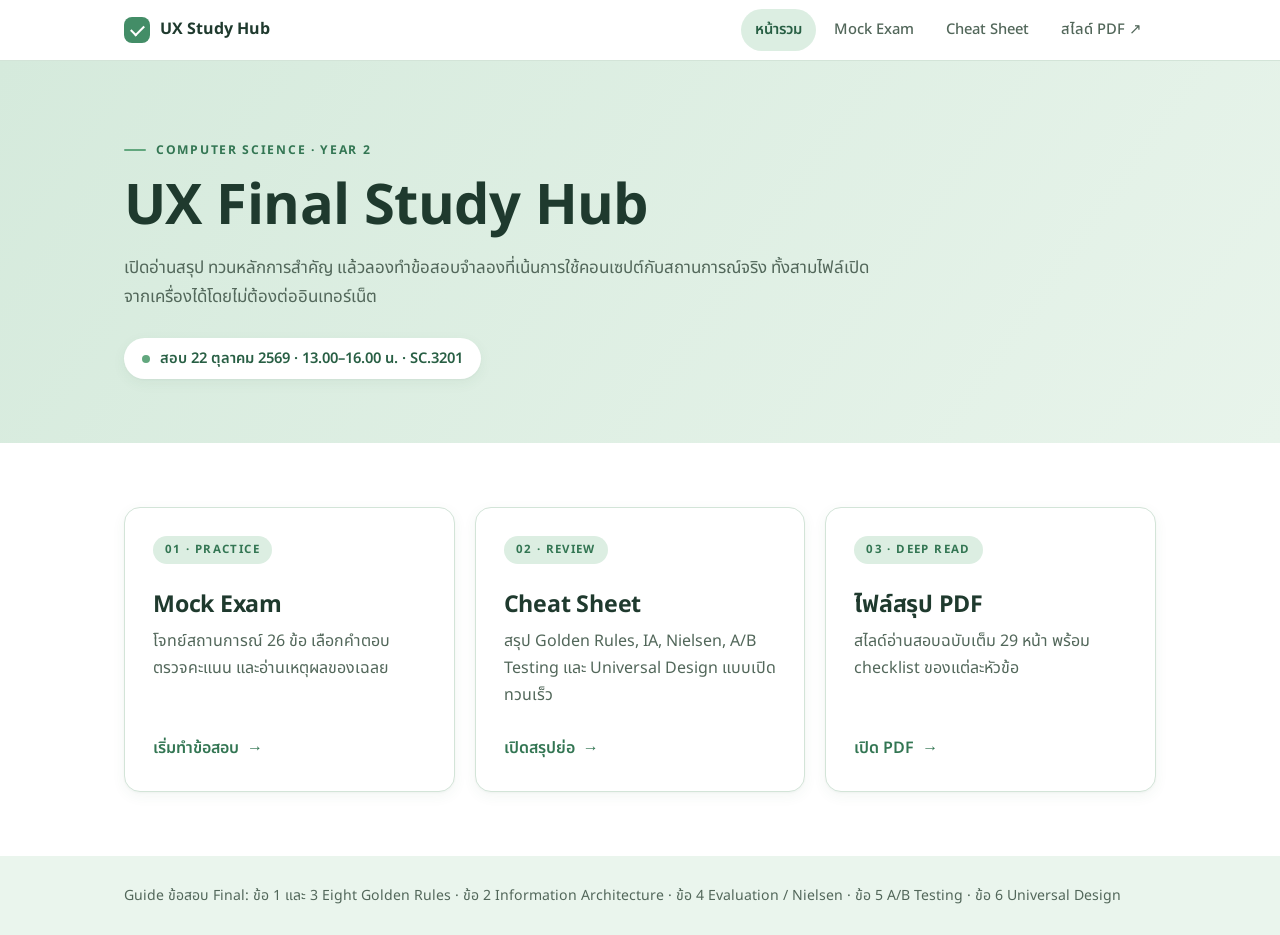
<file: index.html>
<!doctype html>
<html lang="th"><head><meta charset="utf-8"><meta name="viewport" content="width=device-width,initial-scale=1"><meta name="theme-color" content="#d5eadc"><title>UX Final · Study Hub</title><link rel="stylesheet" href="assets/style.css"></head><body>
<header class="site-nav"><div class="in"><a class="brand" href="index.html"><i></i><span>UX Study Hub</span></a><nav class="links" aria-label="เมนูหลัก"><a href="index.html" aria-current="page">หน้ารวม</a><a href="mock-exam.html">Mock Exam</a><a href="cheat-sheet.html">Cheat Sheet</a><a href="UX_Final_Exam_Study_Guide_2569_Designed.pdf" target="_blank" rel="noopener">สไลด์ PDF ↗</a></nav></div></header>
<header class="band hero-band"><div class="in hero"><div class="eyebrow">Computer Science · Year 2</div><h1>UX Final Study Hub</h1><p>เปิดอ่านสรุป ทวนหลักการสำคัญ แล้วลองทำข้อสอบจำลองที่เน้นการใช้คอนเซปต์กับสถานการณ์จริง ทั้งสามไฟล์เปิดจากเครื่องได้โดยไม่ต้องต่ออินเทอร์เน็ต</p><div class="pill">สอบ 22 ตุลาคม 2569 · 13.00–16.00 น. · SC.3201</div></div></header>
<main><section class="band white" aria-label="ไฟล์เตรียมสอบ"><div class="in"><div class="cards">
<a class="card" href="mock-exam.html"><span class="num">01 · PRACTICE</span><h2>Mock Exam</h2><p>โจทย์สถานการณ์ 26 ข้อ เลือกคำตอบ ตรวจคะแนน และอ่านเหตุผลของเฉลย</p><span class="go">เริ่มทำข้อสอบ</span></a>
<a class="card" href="cheat-sheet.html"><span class="num">02 · REVIEW</span><h2>Cheat Sheet</h2><p>สรุป Golden Rules, IA, Nielsen, A/B Testing และ Universal Design แบบเปิดทวนเร็ว</p><span class="go">เปิดสรุปย่อ</span></a>
<a class="card" href="UX_Final_Exam_Study_Guide_2569_Designed.pdf" target="_blank" rel="noopener"><span class="num">03 · DEEP READ</span><h2>ไฟล์สรุป PDF</h2><p>สไลด์อ่านสอบฉบับเต็ม 29 หน้า พร้อม checklist ของแต่ละหัวข้อ</p><span class="go">เปิด PDF</span></a>
</div></div></section></main>
<footer class="band tint1"><div class="in foot" style="padding-top:28px;padding-bottom:28px">Guide ข้อสอบ Final: ข้อ 1 และ 3 Eight Golden Rules · ข้อ 2 Information Architecture · ข้อ 4 Evaluation / Nielsen · ข้อ 5 A/B Testing · ข้อ 6 Universal Design</div></footer></body></html>
</file>
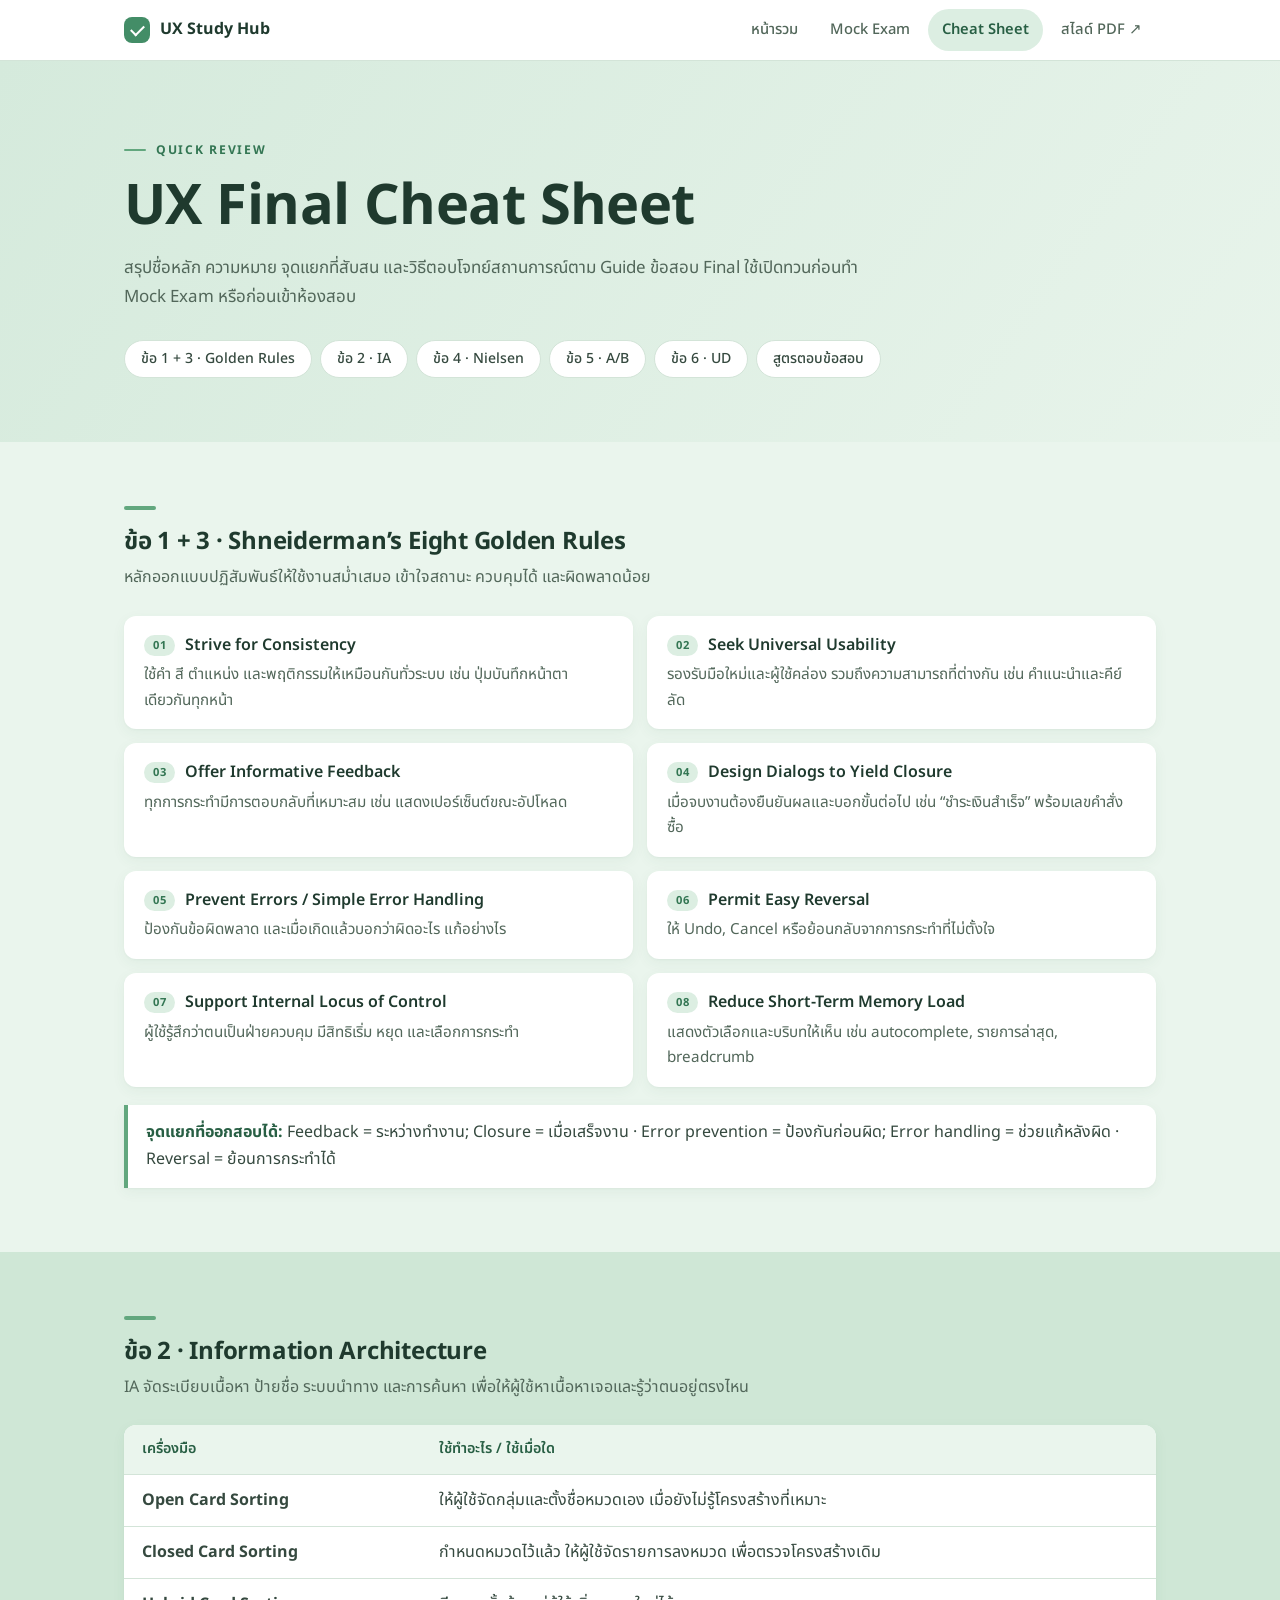
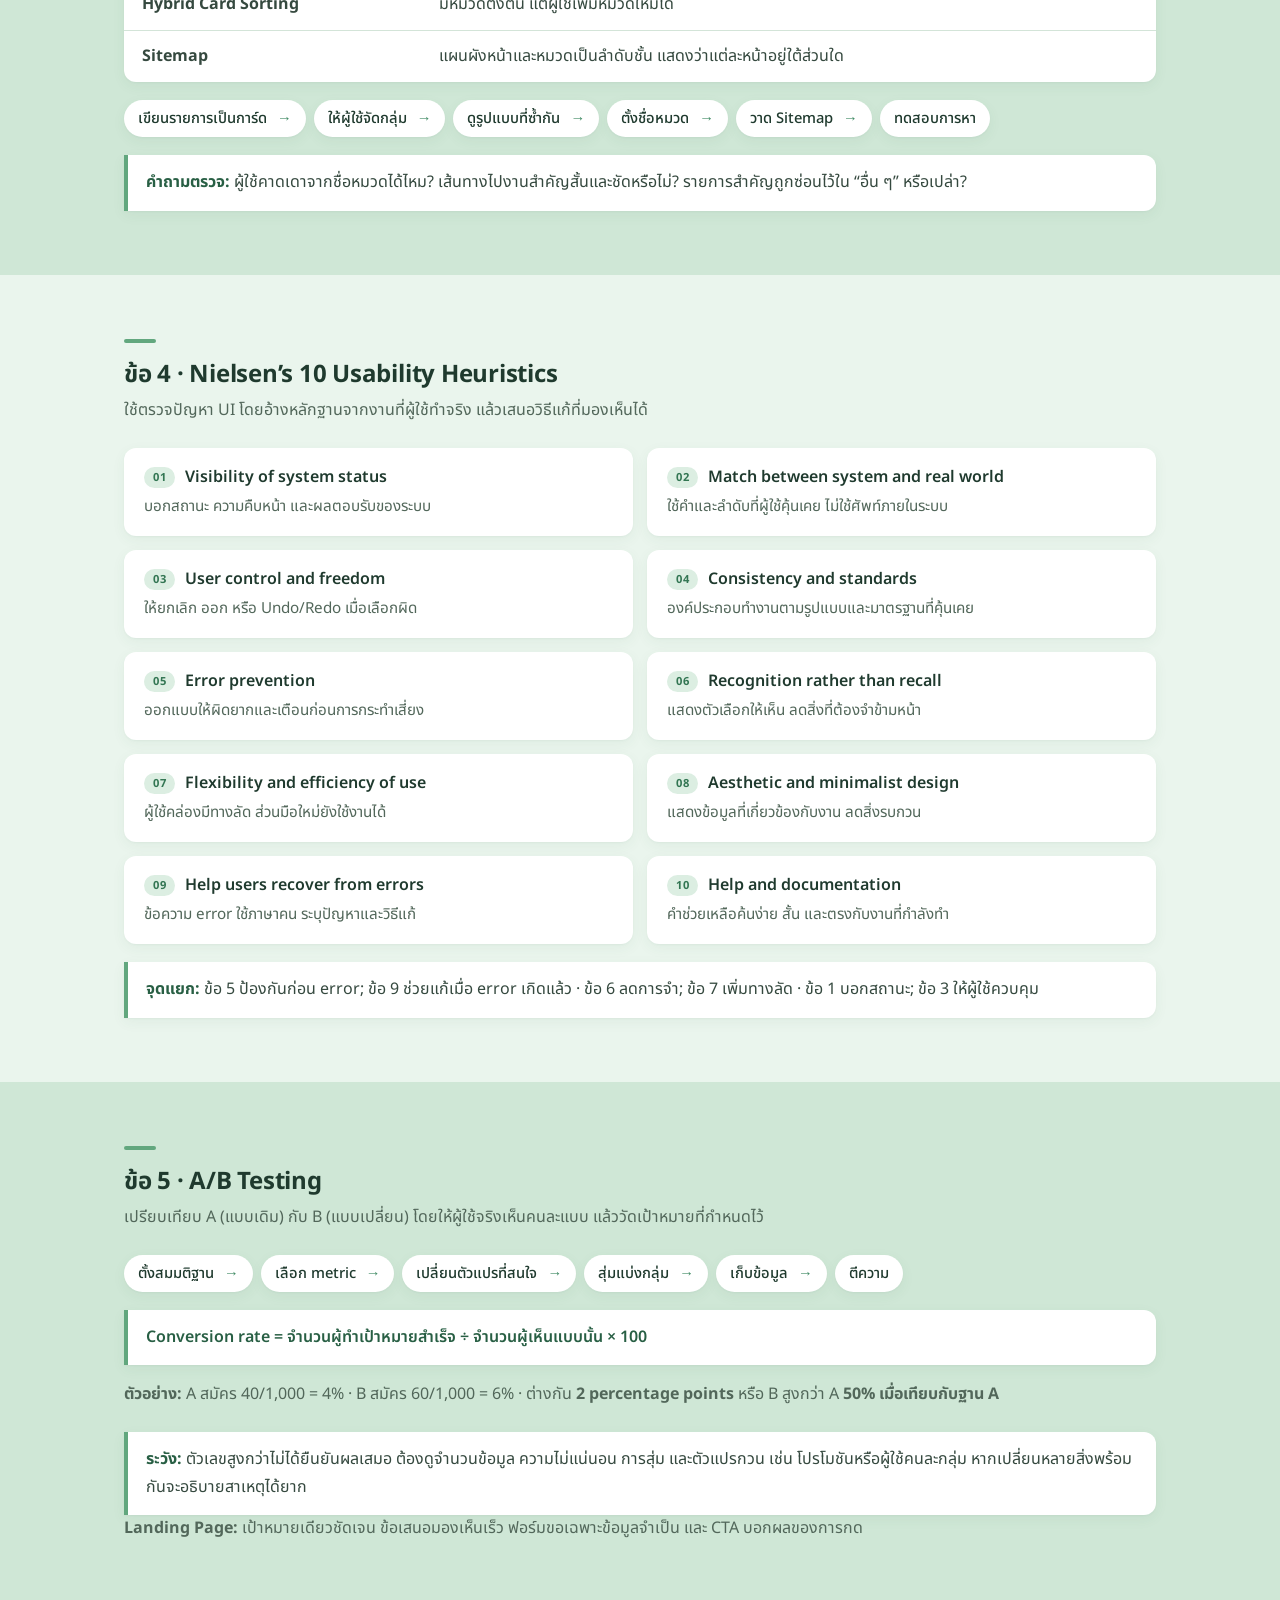
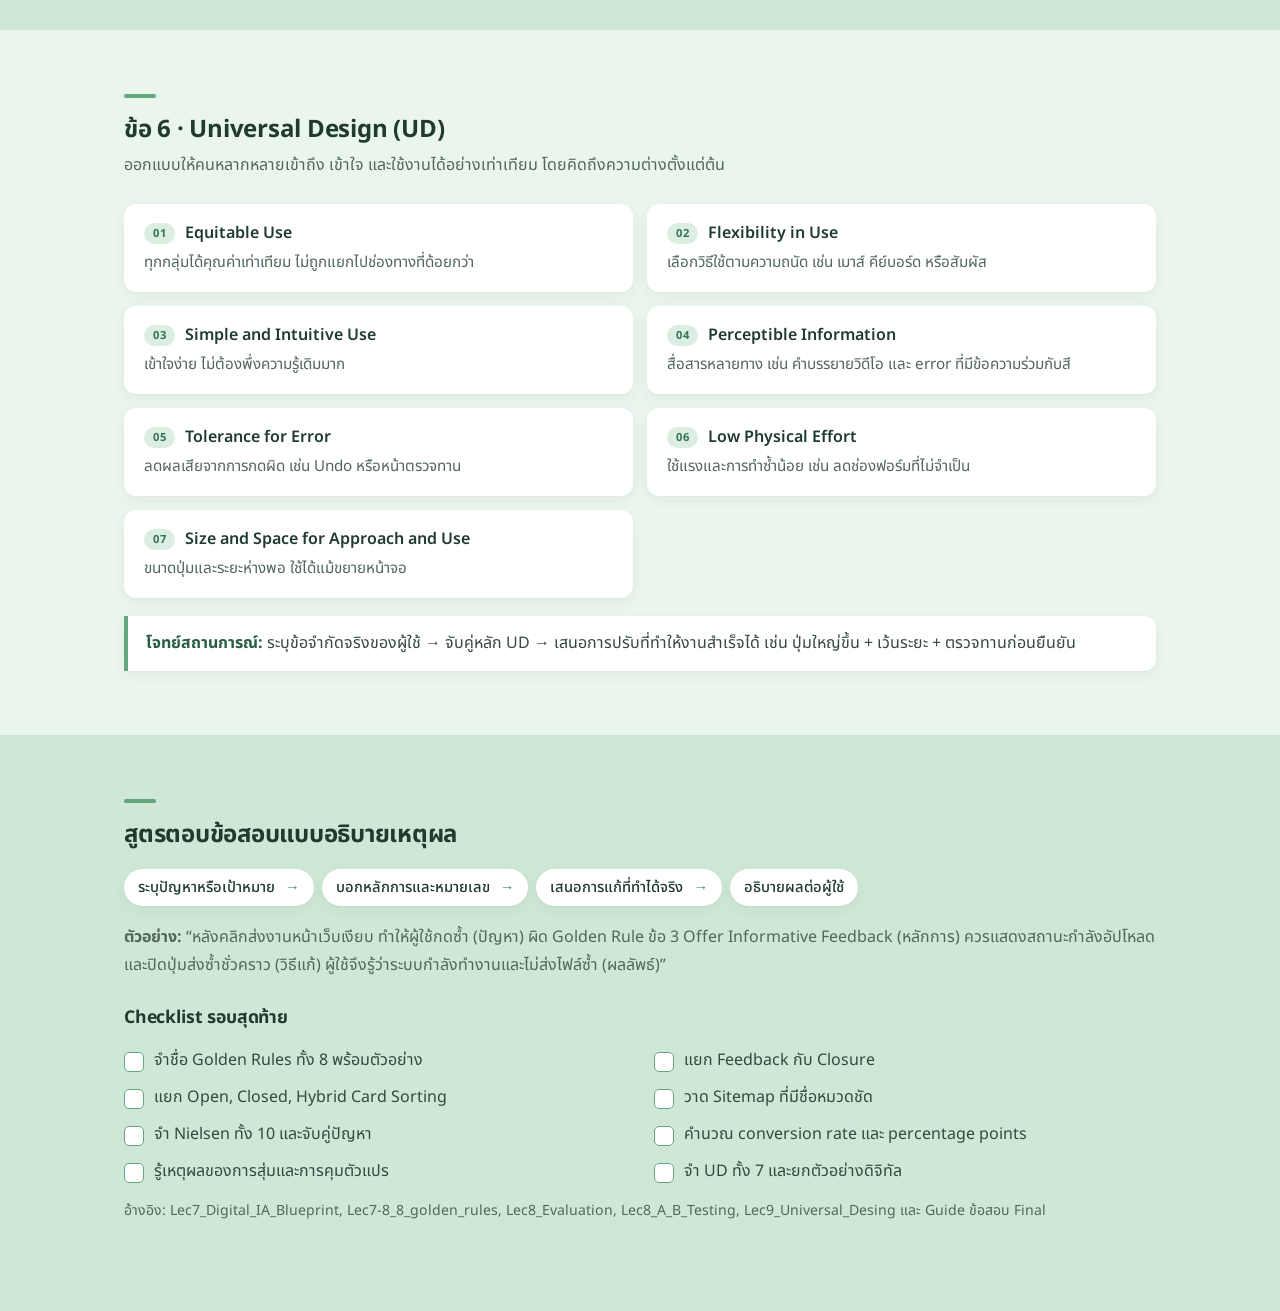
<file: cheat-sheet.html>
<!doctype html>
<html lang="th"><head><meta charset="utf-8"><meta name="viewport" content="width=device-width,initial-scale=1"><meta name="theme-color" content="#d5eadc"><title>UX Final · Cheat Sheet</title><link rel="stylesheet" href="assets/style.css"></head><body>
<header class="site-nav"><div class="in"><a class="brand" href="index.html"><i></i><span>UX Study Hub</span></a><nav class="links" aria-label="เมนูหลัก"><a href="index.html">หน้ารวม</a><a href="mock-exam.html">Mock Exam</a><a href="cheat-sheet.html" aria-current="page">Cheat Sheet</a><a href="UX_Final_Exam_Study_Guide_2569_Designed.pdf" target="_blank" rel="noopener">สไลด์ PDF ↗</a></nav></div></header>
<header class="band hero-band"><div class="in"><div class="hero"><div class="eyebrow">Quick Review</div><h1>UX Final Cheat Sheet</h1><p>สรุปชื่อหลัก ความหมาย จุดแยกที่สับสน และวิธีตอบโจทย์สถานการณ์ตาม Guide ข้อสอบ Final ใช้เปิดทวนก่อนทำ Mock Exam หรือก่อนเข้าห้องสอบ</p></div><div style="height:28px"></div><nav class="jump"><a href="#golden">ข้อ 1 + 3 · Golden Rules</a><a href="#ia">ข้อ 2 · IA</a><a href="#nielsen">ข้อ 4 · Nielsen</a><a href="#ab">ข้อ 5 · A/B</a><a href="#ud">ข้อ 6 · UD</a><a href="#answer">สูตรตอบข้อสอบ</a></nav></div></header>
<main><section class="band sec" id="golden"><div class="in"><h2>ข้อ 1 + 3 · Shneiderman’s Eight Golden Rules</h2><p>หลักออกแบบปฏิสัมพันธ์ให้ใช้งานสม่ำเสมอ เข้าใจสถานะ ควบคุมได้ และผิดพลาดน้อย</p><div class="grid">
<div class="item"><b><span class="num">01</span>Strive for Consistency</b><p>ใช้คำ สี ตำแหน่ง และพฤติกรรมให้เหมือนกันทั่วระบบ เช่น ปุ่มบันทึกหน้าตาเดียวกันทุกหน้า</p></div>
<div class="item"><b><span class="num">02</span>Seek Universal Usability</b><p>รองรับมือใหม่และผู้ใช้คล่อง รวมถึงความสามารถที่ต่างกัน เช่น คำแนะนำและคีย์ลัด</p></div>
<div class="item"><b><span class="num">03</span>Offer Informative Feedback</b><p>ทุกการกระทำมีการตอบกลับที่เหมาะสม เช่น แสดงเปอร์เซ็นต์ขณะอัปโหลด</p></div>
<div class="item"><b><span class="num">04</span>Design Dialogs to Yield Closure</b><p>เมื่อจบงานต้องยืนยันผลและบอกขั้นต่อไป เช่น “ชำระเงินสำเร็จ” พร้อมเลขคำสั่งซื้อ</p></div>
<div class="item"><b><span class="num">05</span>Prevent Errors / Simple Error Handling</b><p>ป้องกันข้อผิดพลาด และเมื่อเกิดแล้วบอกว่าผิดอะไร แก้อย่างไร</p></div>
<div class="item"><b><span class="num">06</span>Permit Easy Reversal</b><p>ให้ Undo, Cancel หรือย้อนกลับจากการกระทำที่ไม่ตั้งใจ</p></div>
<div class="item"><b><span class="num">07</span>Support Internal Locus of Control</b><p>ผู้ใช้รู้สึกว่าตนเป็นฝ่ายควบคุม มีสิทธิเริ่ม หยุด และเลือกการกระทำ</p></div>
<div class="item"><b><span class="num">08</span>Reduce Short-Term Memory Load</b><p>แสดงตัวเลือกและบริบทให้เห็น เช่น autocomplete, รายการล่าสุด, breadcrumb</p></div></div><div class="callout"><b>จุดแยกที่ออกสอบได้:</b> Feedback = ระหว่างทำงาน; Closure = เมื่อเสร็จงาน · Error prevention = ป้องกันก่อนผิด; Error handling = ช่วยแก้หลังผิด · Reversal = ย้อนการกระทำได้</div></div></section>
<section class="band sec" id="ia"><div class="in"><h2>ข้อ 2 · Information Architecture</h2><p>IA จัดระเบียบเนื้อหา ป้ายชื่อ ระบบนำทาง และการค้นหา เพื่อให้ผู้ใช้หาเนื้อหาเจอและรู้ว่าตนอยู่ตรงไหน</p><table class="compare"><tr><th>เครื่องมือ</th><th>ใช้ทำอะไร / ใช้เมื่อใด</th></tr><tr><td><b>Open Card Sorting</b></td><td>ให้ผู้ใช้จัดกลุ่มและตั้งชื่อหมวดเอง เมื่อยังไม่รู้โครงสร้างที่เหมาะ</td></tr><tr><td><b>Closed Card Sorting</b></td><td>กำหนดหมวดไว้แล้ว ให้ผู้ใช้จัดรายการลงหมวด เพื่อตรวจโครงสร้างเดิม</td></tr><tr><td><b>Hybrid Card Sorting</b></td><td>มีหมวดตั้งต้น แต่ผู้ใช้เพิ่มหมวดใหม่ได้</td></tr><tr><td><b>Sitemap</b></td><td>แผนผังหน้าและหมวดเป็นลำดับชั้น แสดงว่าแต่ละหน้าอยู่ใต้ส่วนใด</td></tr></table><div class="flow"><span>เขียนรายการเป็นการ์ด</span><span>ให้ผู้ใช้จัดกลุ่ม</span><span>ดูรูปแบบที่ซ้ำกัน</span><span>ตั้งชื่อหมวด</span><span>วาด Sitemap</span><span>ทดสอบการหา</span></div><div class="callout"><b>คำถามตรวจ:</b> ผู้ใช้คาดเดาจากชื่อหมวดได้ไหม? เส้นทางไปงานสำคัญสั้นและชัดหรือไม่? รายการสำคัญถูกซ่อนไว้ใน “อื่น ๆ” หรือเปล่า?</div></div></section>
<section class="band sec" id="nielsen"><div class="in"><h2>ข้อ 4 · Nielsen’s 10 Usability Heuristics</h2><p>ใช้ตรวจปัญหา UI โดยอ้างหลักฐานจากงานที่ผู้ใช้ทำจริง แล้วเสนอวิธีแก้ที่มองเห็นได้</p><div class="grid">
<div class="item"><b><span class="num">01</span>Visibility of system status</b><p>บอกสถานะ ความคืบหน้า และผลตอบรับของระบบ</p></div><div class="item"><b><span class="num">02</span>Match between system and real world</b><p>ใช้คำและลำดับที่ผู้ใช้คุ้นเคย ไม่ใช้ศัพท์ภายในระบบ</p></div><div class="item"><b><span class="num">03</span>User control and freedom</b><p>ให้ยกเลิก ออก หรือ Undo/Redo เมื่อเลือกผิด</p></div><div class="item"><b><span class="num">04</span>Consistency and standards</b><p>องค์ประกอบทำงานตามรูปแบบและมาตรฐานที่คุ้นเคย</p></div><div class="item"><b><span class="num">05</span>Error prevention</b><p>ออกแบบให้ผิดยากและเตือนก่อนการกระทำเสี่ยง</p></div><div class="item"><b><span class="num">06</span>Recognition rather than recall</b><p>แสดงตัวเลือกให้เห็น ลดสิ่งที่ต้องจำข้ามหน้า</p></div><div class="item"><b><span class="num">07</span>Flexibility and efficiency of use</b><p>ผู้ใช้คล่องมีทางลัด ส่วนมือใหม่ยังใช้งานได้</p></div><div class="item"><b><span class="num">08</span>Aesthetic and minimalist design</b><p>แสดงข้อมูลที่เกี่ยวข้องกับงาน ลดสิ่งรบกวน</p></div><div class="item"><b><span class="num">09</span>Help users recover from errors</b><p>ข้อความ error ใช้ภาษาคน ระบุปัญหาและวิธีแก้</p></div><div class="item"><b><span class="num">10</span>Help and documentation</b><p>คำช่วยเหลือค้นง่าย สั้น และตรงกับงานที่กำลังทำ</p></div></div><div class="callout"><b>จุดแยก:</b> ข้อ 5 ป้องกันก่อน error; ข้อ 9 ช่วยแก้เมื่อ error เกิดแล้ว · ข้อ 6 ลดการจำ; ข้อ 7 เพิ่มทางลัด · ข้อ 1 บอกสถานะ; ข้อ 3 ให้ผู้ใช้ควบคุม</div></div></section>
<section class="band sec" id="ab"><div class="in"><h2>ข้อ 5 · A/B Testing</h2><p>เปรียบเทียบ A (แบบเดิม) กับ B (แบบเปลี่ยน) โดยให้ผู้ใช้จริงเห็นคนละแบบ แล้ววัดเป้าหมายที่กำหนดไว้</p><div class="flow"><span>ตั้งสมมติฐาน</span><span>เลือก metric</span><span>เปลี่ยนตัวแปรที่สนใจ</span><span>สุ่มแบ่งกลุ่ม</span><span>เก็บข้อมูล</span><span>ตีความ</span></div><div class="formula">Conversion rate = จำนวนผู้ทำเป้าหมายสำเร็จ ÷ จำนวนผู้เห็นแบบนั้น × 100</div><p><b>ตัวอย่าง:</b> A สมัคร 40/1,000 = 4% · B สมัคร 60/1,000 = 6% · ต่างกัน <b>2 percentage points</b> หรือ B สูงกว่า A <b>50% เมื่อเทียบกับฐาน A</b></p><div class="callout"><b>ระวัง:</b> ตัวเลขสูงกว่าไม่ได้ยืนยันผลเสมอ ต้องดูจำนวนข้อมูล ความไม่แน่นอน การสุ่ม และตัวแปรกวน เช่น โปรโมชันหรือผู้ใช้คนละกลุ่ม หากเปลี่ยนหลายสิ่งพร้อมกันจะอธิบายสาเหตุได้ยาก</div><p><b>Landing Page:</b> เป้าหมายเดียวชัดเจน ข้อเสนอมองเห็นเร็ว ฟอร์มขอเฉพาะข้อมูลจำเป็น และ CTA บอกผลของการกด</p></div></section>
<section class="band sec" id="ud"><div class="in"><h2>ข้อ 6 · Universal Design (UD)</h2><p>ออกแบบให้คนหลากหลายเข้าถึง เข้าใจ และใช้งานได้อย่างเท่าเทียม โดยคิดถึงความต่างตั้งแต่ต้น</p><div class="grid">
<div class="item"><b><span class="num">01</span>Equitable Use</b><p>ทุกกลุ่มได้คุณค่าเท่าเทียม ไม่ถูกแยกไปช่องทางที่ด้อยกว่า</p></div><div class="item"><b><span class="num">02</span>Flexibility in Use</b><p>เลือกวิธีใช้ตามความถนัด เช่น เมาส์ คีย์บอร์ด หรือสัมผัส</p></div><div class="item"><b><span class="num">03</span>Simple and Intuitive Use</b><p>เข้าใจง่าย ไม่ต้องพึ่งความรู้เดิมมาก</p></div><div class="item"><b><span class="num">04</span>Perceptible Information</b><p>สื่อสารหลายทาง เช่น คำบรรยายวิดีโอ และ error ที่มีข้อความร่วมกับสี</p></div><div class="item"><b><span class="num">05</span>Tolerance for Error</b><p>ลดผลเสียจากการกดผิด เช่น Undo หรือหน้าตรวจทาน</p></div><div class="item"><b><span class="num">06</span>Low Physical Effort</b><p>ใช้แรงและการทำซ้ำน้อย เช่น ลดช่องฟอร์มที่ไม่จำเป็น</p></div><div class="item"><b><span class="num">07</span>Size and Space for Approach and Use</b><p>ขนาดปุ่มและระยะห่างพอ ใช้ได้แม้ขยายหน้าจอ</p></div></div><div class="callout"><b>โจทย์สถานการณ์:</b> ระบุข้อจำกัดจริงของผู้ใช้ → จับคู่หลัก UD → เสนอการปรับที่ทำให้งานสำเร็จได้ เช่น ปุ่มใหญ่ขึ้น + เว้นระยะ + ตรวจทานก่อนยืนยัน</div></div></section>
<section class="band sec" id="answer"><div class="in"><h2>สูตรตอบข้อสอบแบบอธิบายเหตุผล</h2><div class="flow"><span>ระบุปัญหาหรือเป้าหมาย</span><span>บอกหลักการและหมายเลข</span><span>เสนอการแก้ที่ทำได้จริง</span><span>อธิบายผลต่อผู้ใช้</span></div><p><b>ตัวอย่าง:</b> “หลังคลิกส่งงานหน้าเว็บเงียบ ทำให้ผู้ใช้กดซ้ำ (ปัญหา) ผิด Golden Rule ข้อ 3 Offer Informative Feedback (หลักการ) ควรแสดงสถานะกำลังอัปโหลดและปิดปุ่มส่งซ้ำชั่วคราว (วิธีแก้) ผู้ใช้จึงรู้ว่าระบบกำลังทำงานและไม่ส่งไฟล์ซ้ำ (ผลลัพธ์)”</p><h3>Checklist รอบสุดท้าย</h3><ul class="check"><li>จำชื่อ Golden Rules ทั้ง 8 พร้อมตัวอย่าง</li><li>แยก Feedback กับ Closure</li><li>แยก Open, Closed, Hybrid Card Sorting</li><li>วาด Sitemap ที่มีชื่อหมวดชัด</li><li>จำ Nielsen ทั้ง 10 และจับคู่ปัญหา</li><li>คำนวณ conversion rate และ percentage points</li><li>รู้เหตุผลของการสุ่มและการคุมตัวแปร</li><li>จำ UD ทั้ง 7 และยกตัวอย่างดิจิทัล</li></ul><p class="small">อ้างอิง: Lec7_Digital_IA_Blueprint, Lec7-8_8_golden_rules, Lec8_Evaluation, Lec8_A_B_Testing, Lec9_Universal_Desing และ Guide ข้อสอบ Final</p></div></section>
</main></body></html>
</file>
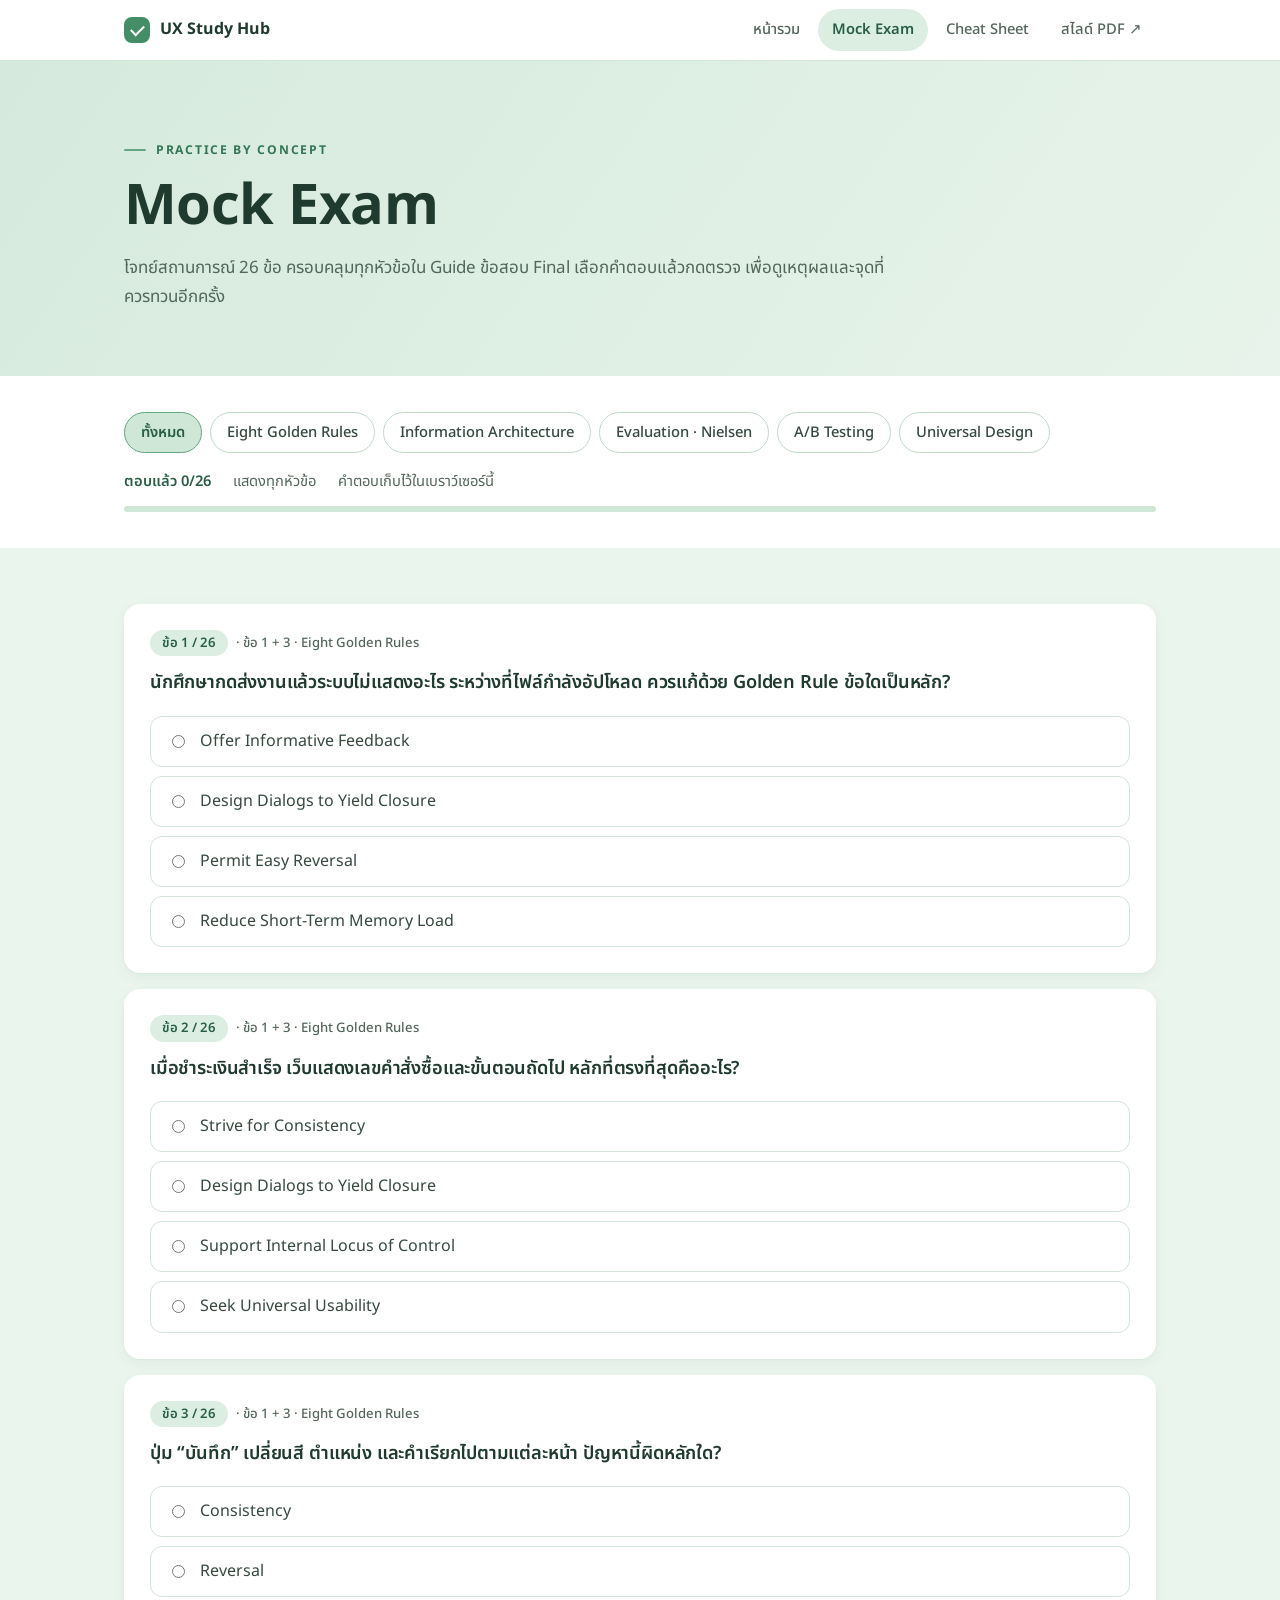
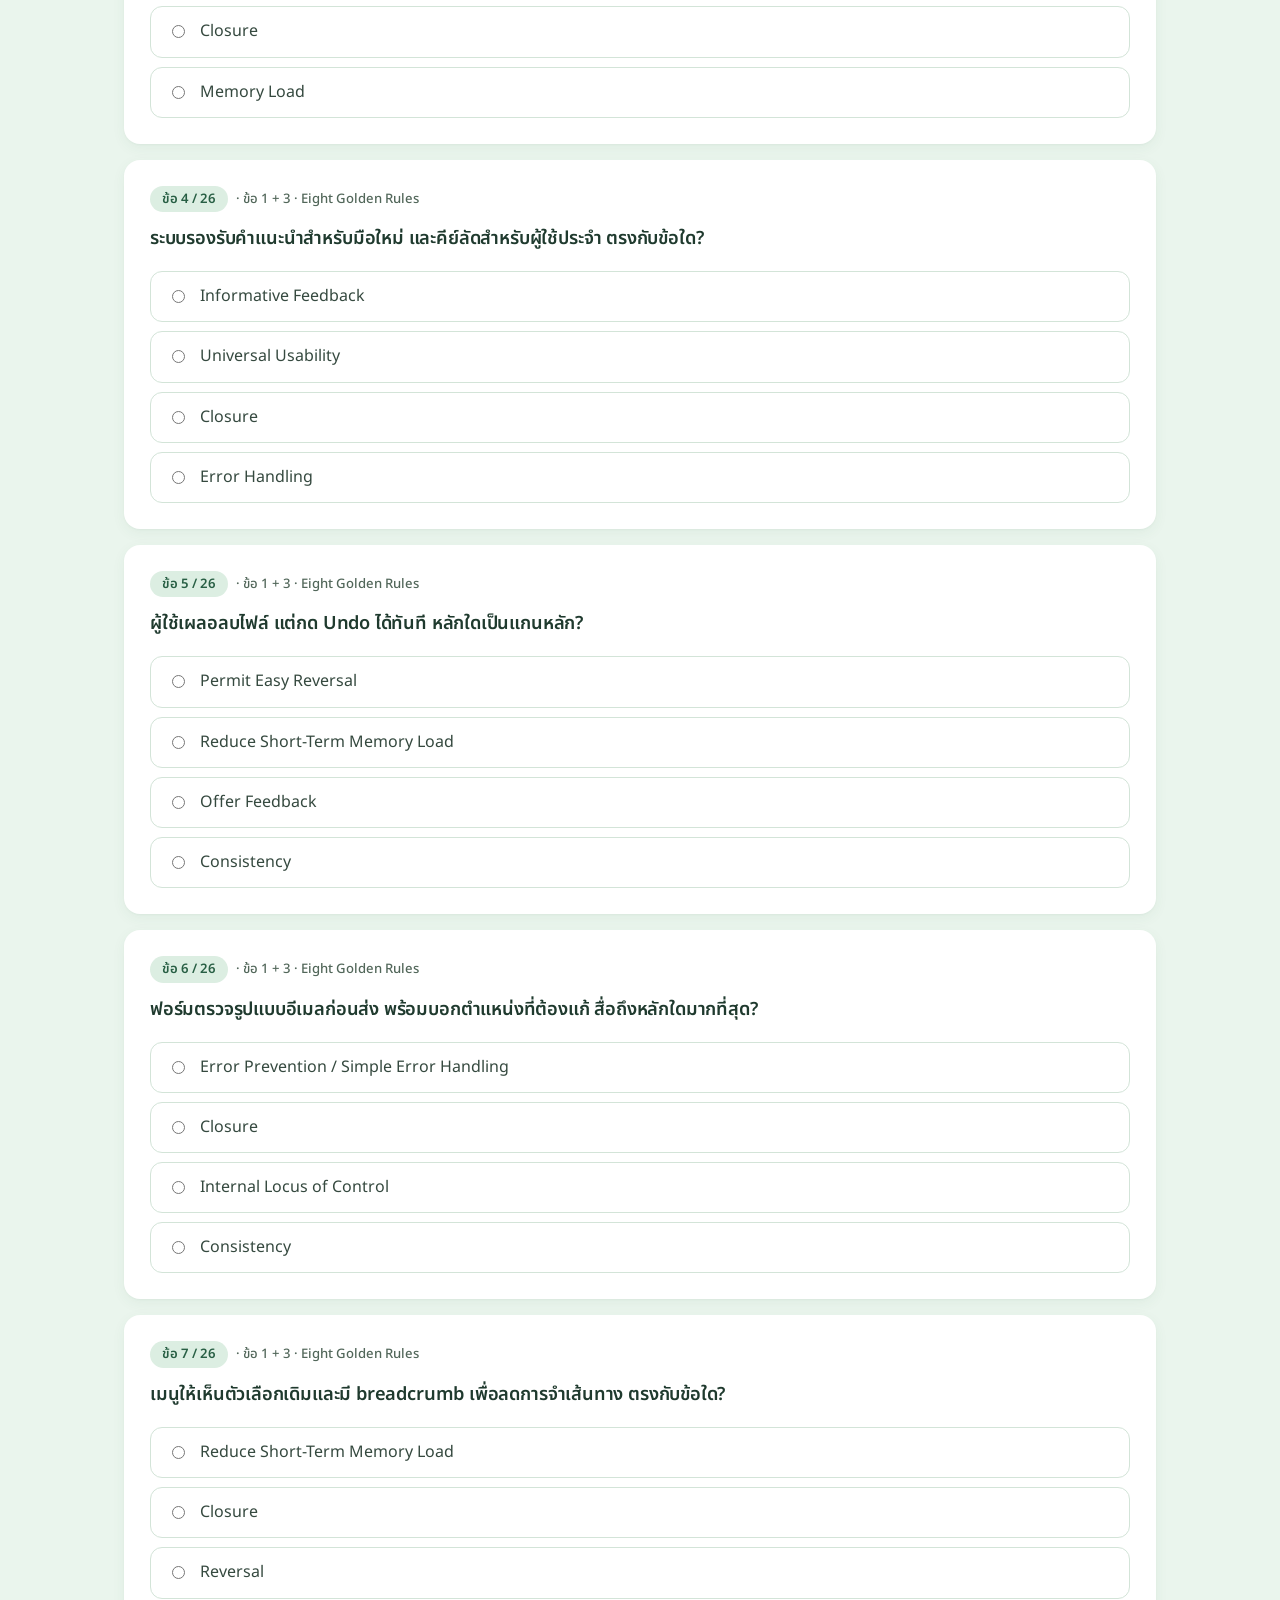
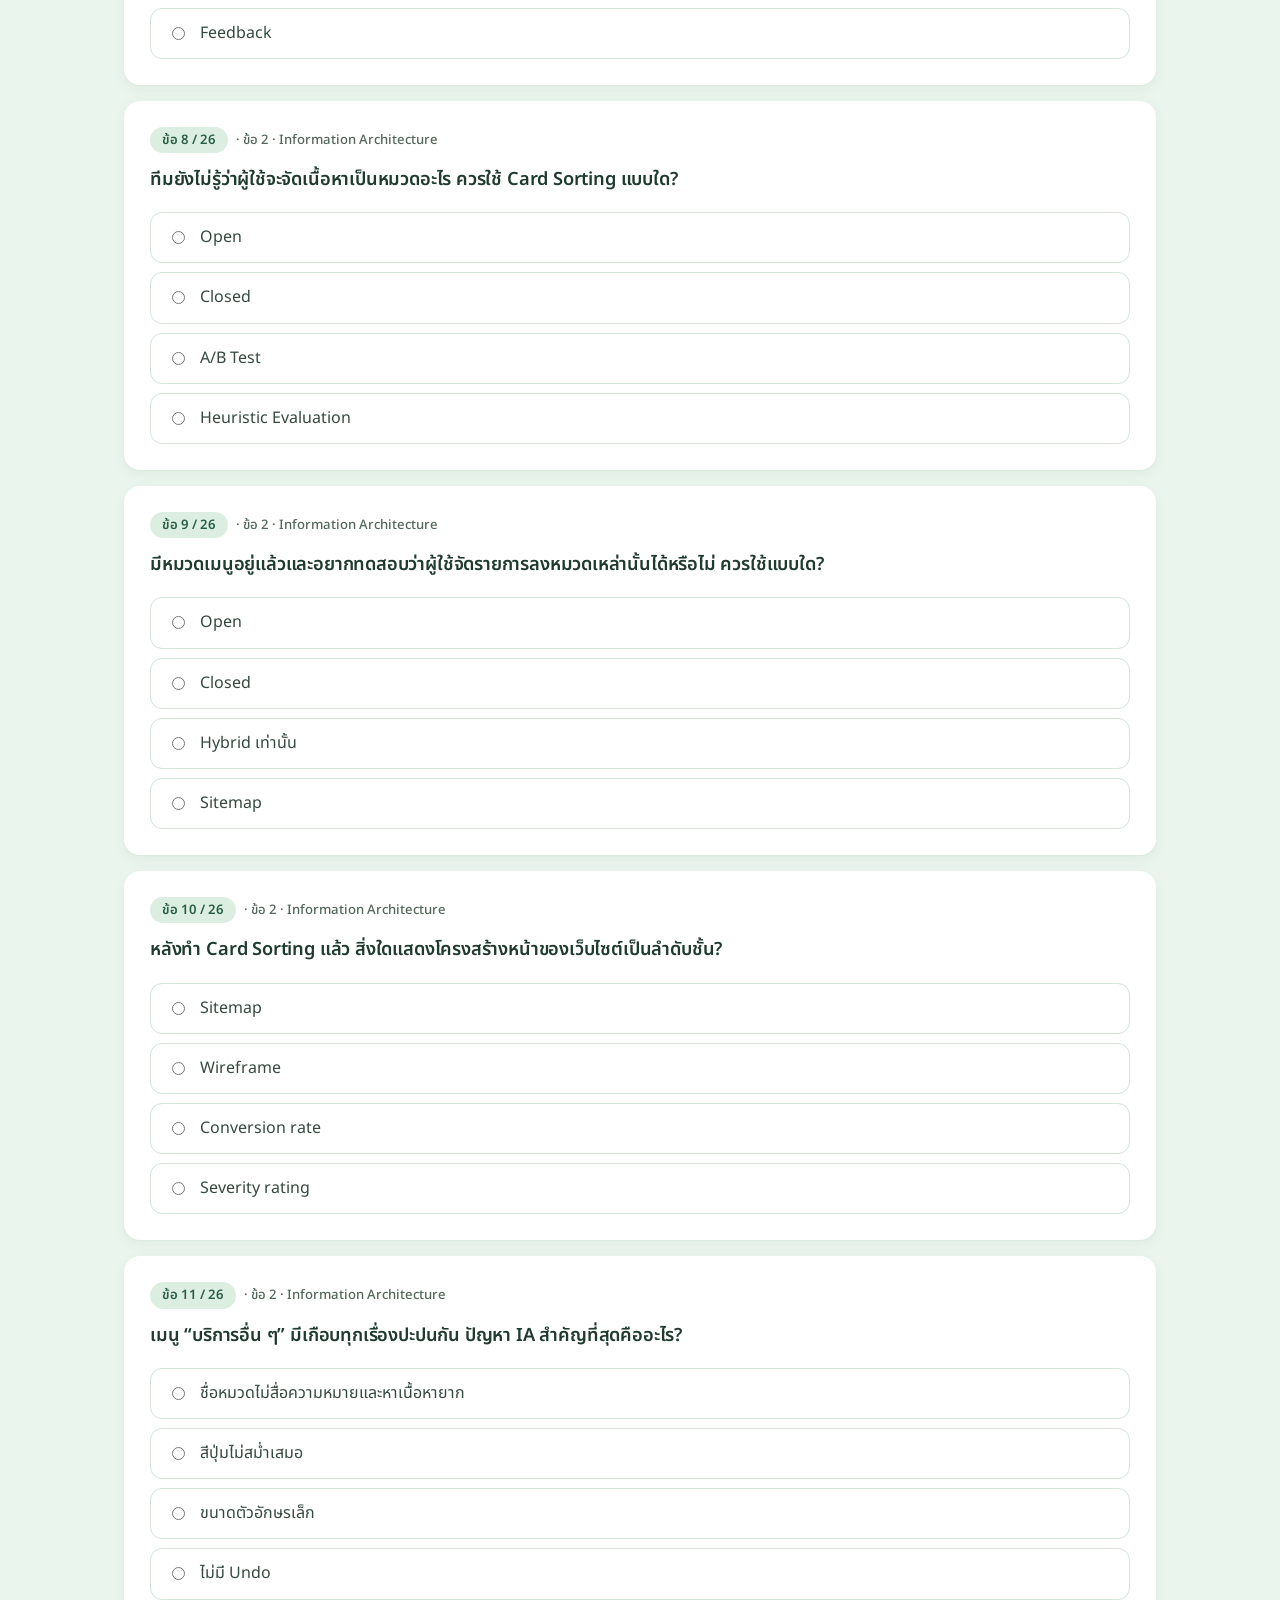
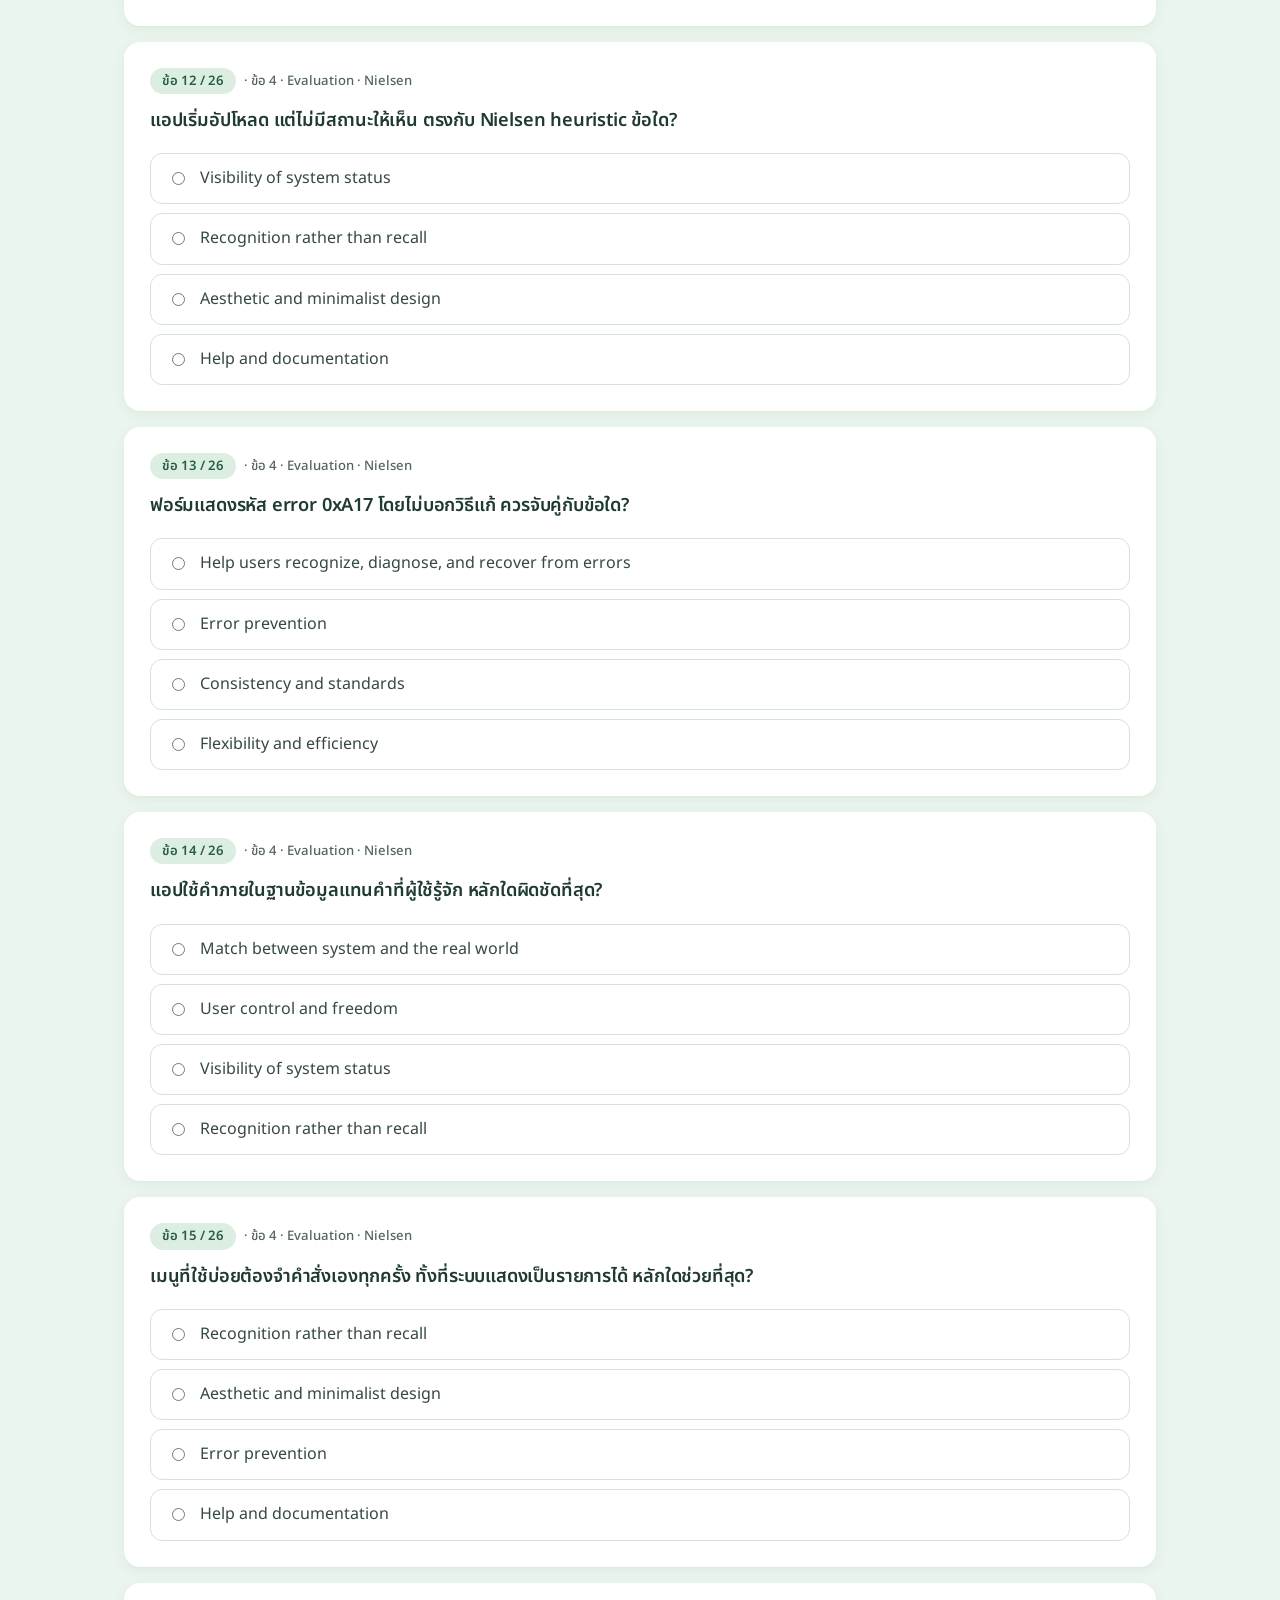
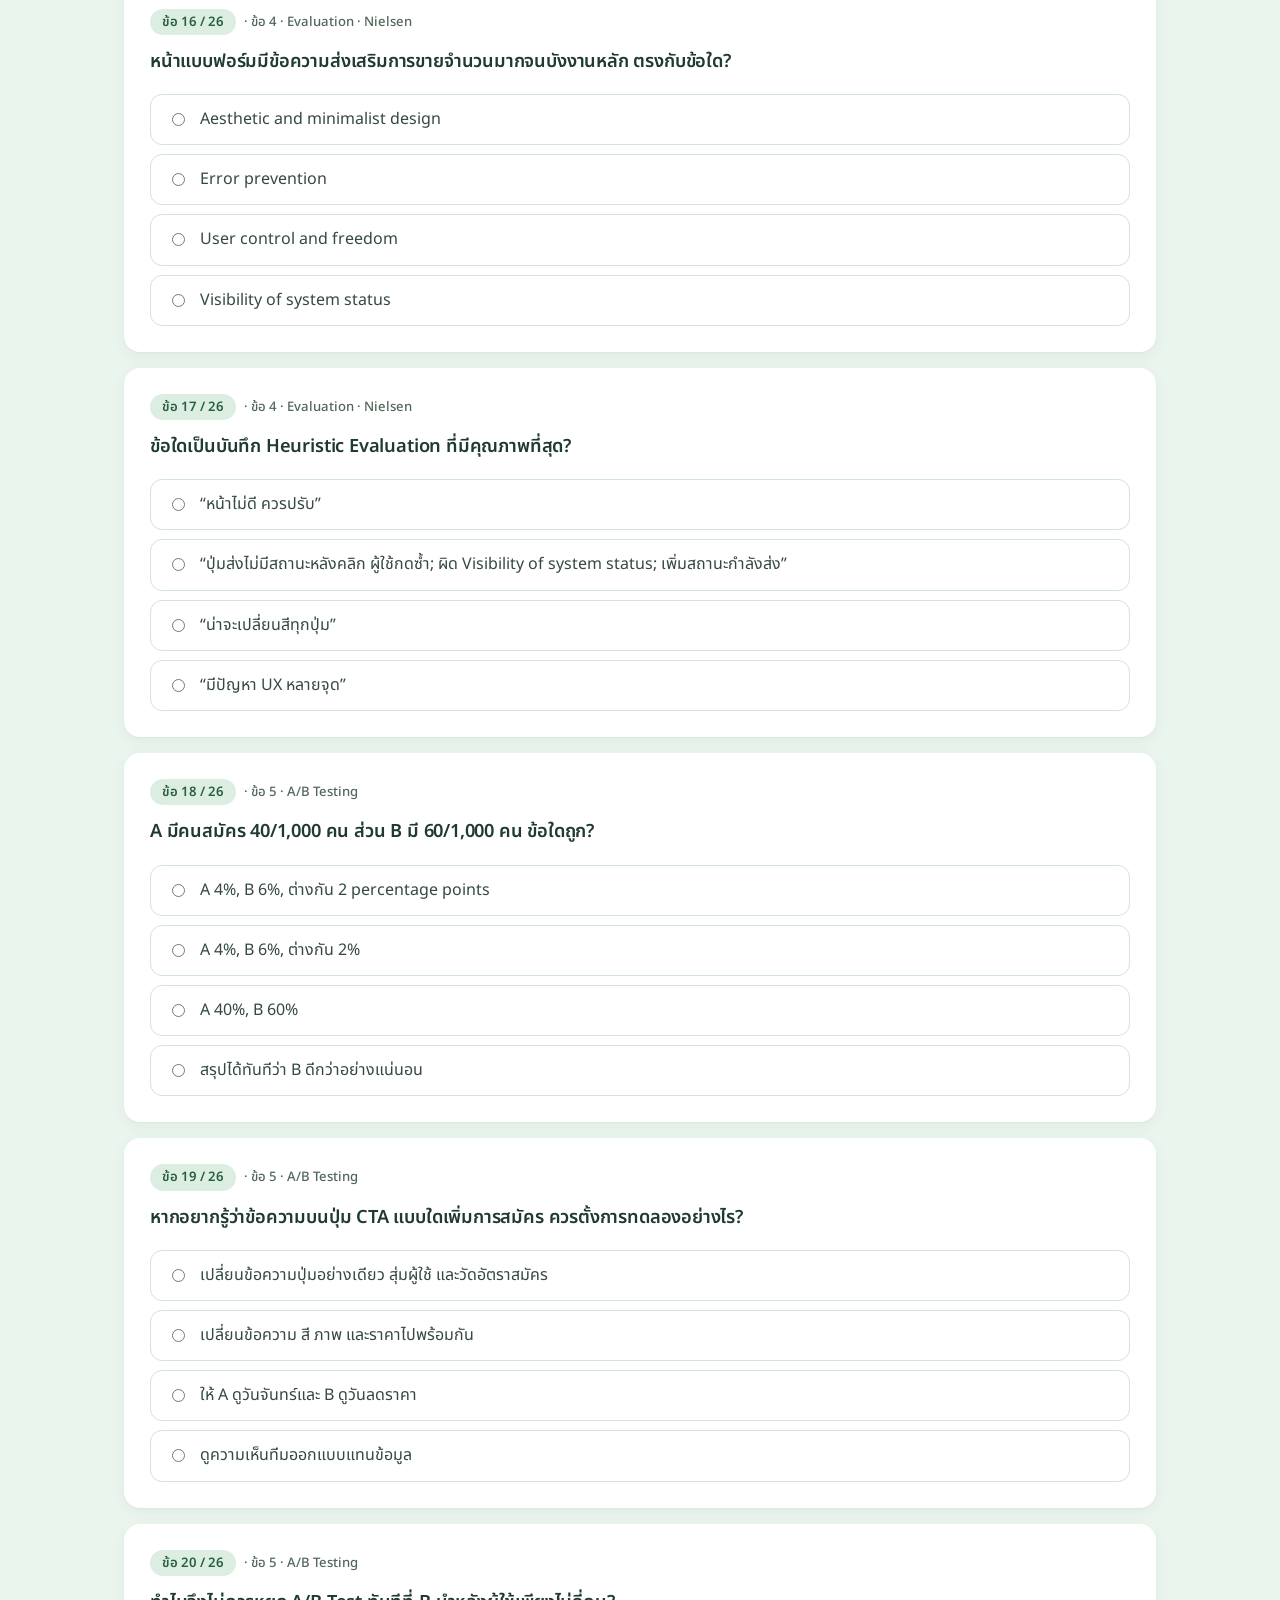
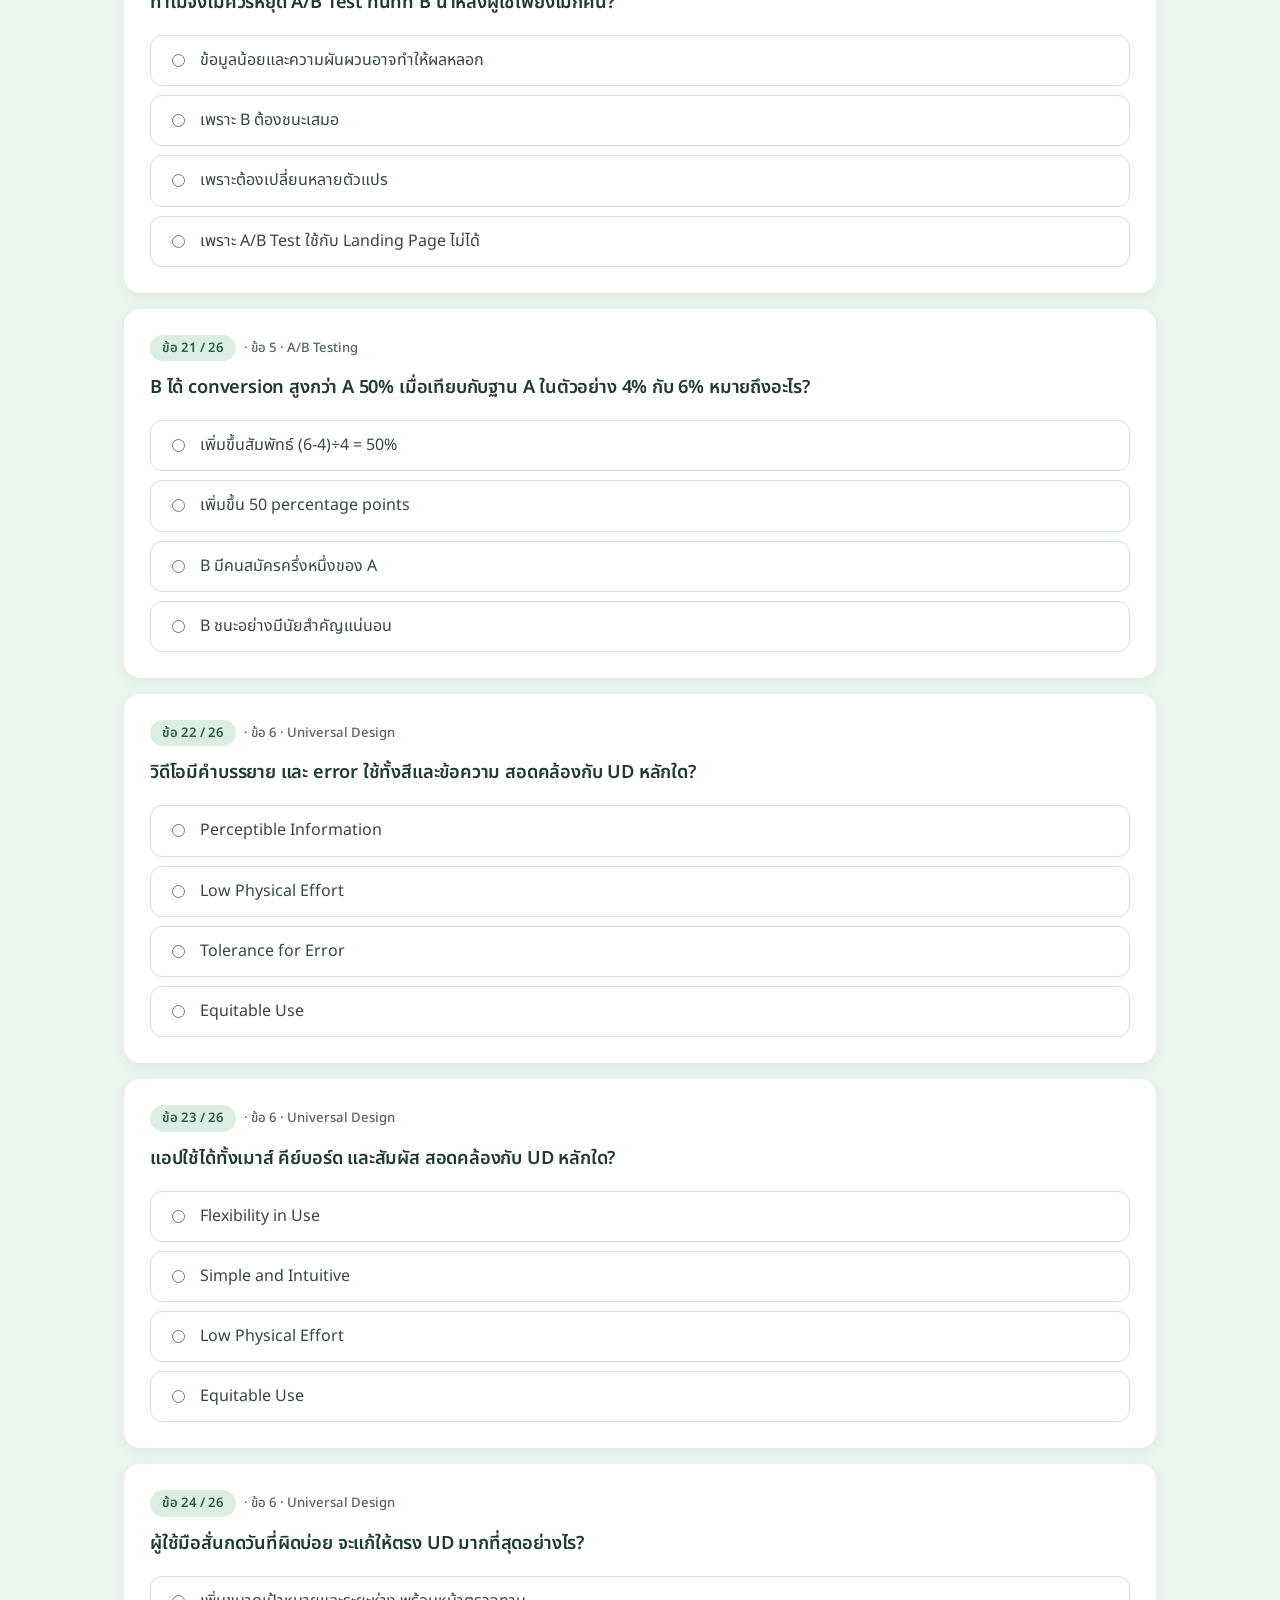
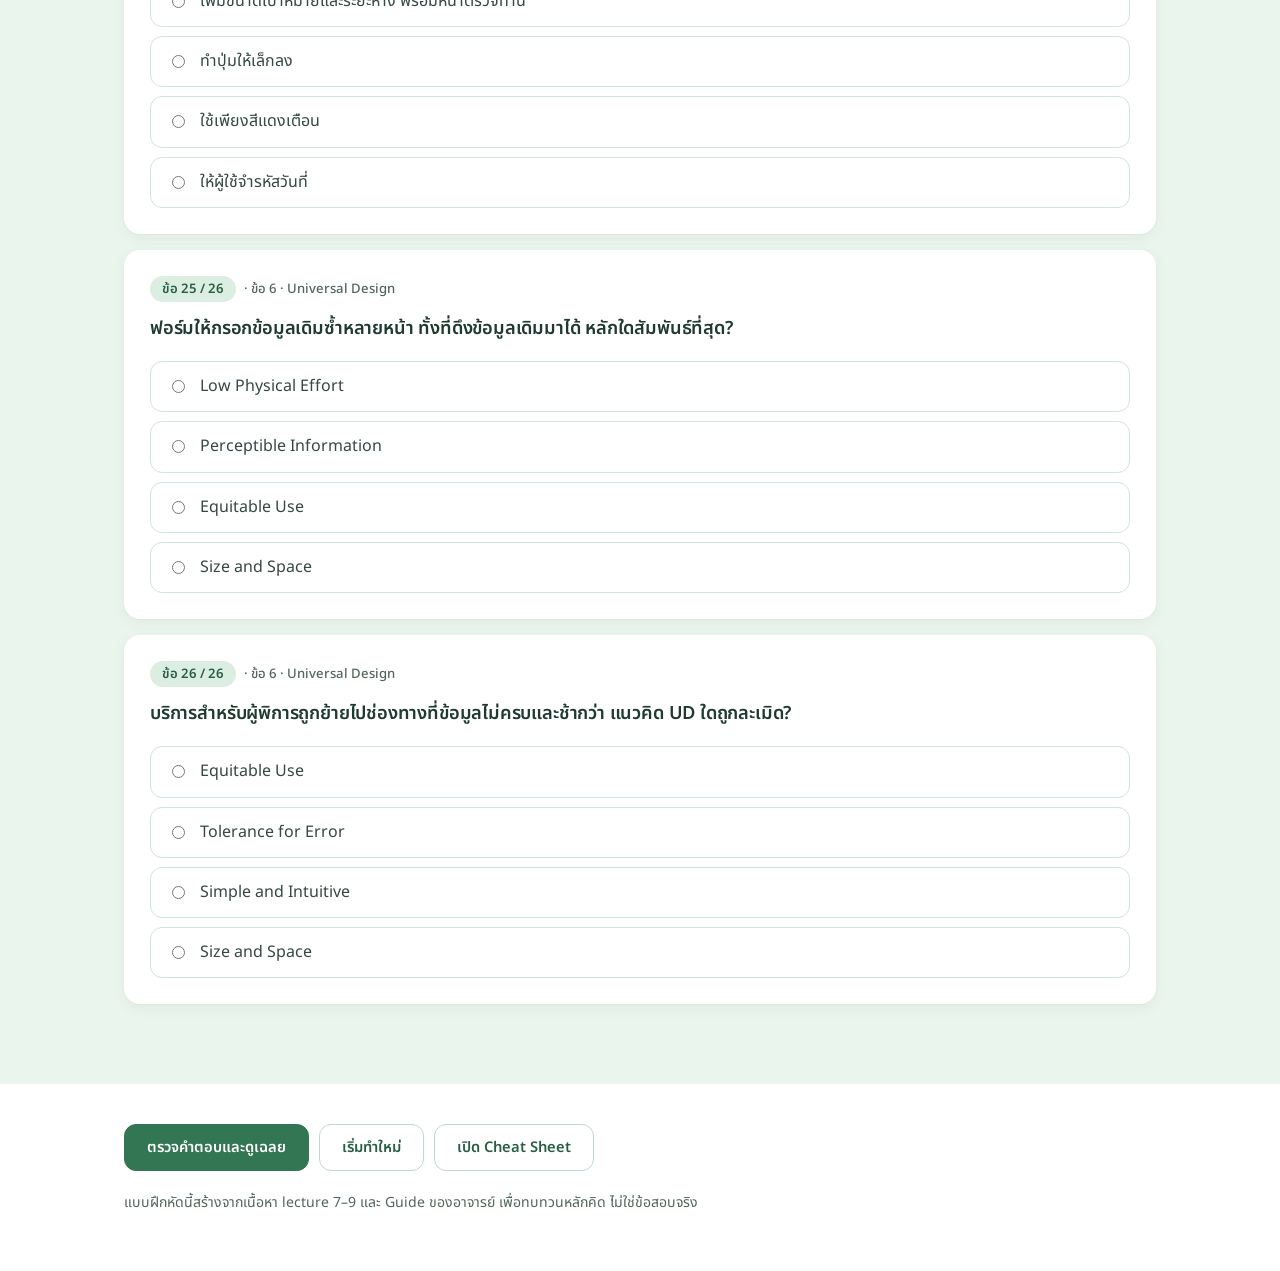
<file: mock-exam.html>
<!doctype html>
<html lang="th"><head><meta charset="utf-8"><meta name="viewport" content="width=device-width,initial-scale=1"><meta name="theme-color" content="#d5eadc"><title>UX Final · Mock Exam</title><link rel="stylesheet" href="assets/style.css"></head><body>
<header class="site-nav"><div class="in"><a class="brand" href="index.html"><i></i><span>UX Study Hub</span></a><nav class="links" aria-label="เมนูหลัก"><a href="index.html">หน้ารวม</a><a href="mock-exam.html" aria-current="page">Mock Exam</a><a href="cheat-sheet.html">Cheat Sheet</a><a href="UX_Final_Exam_Study_Guide_2569_Designed.pdf" target="_blank" rel="noopener">สไลด์ PDF ↗</a></nav></div></header>
<header class="band hero-band"><div class="in hero"><div class="eyebrow">Practice by concept</div><h1>Mock Exam</h1><p>โจทย์สถานการณ์ 26 ข้อ ครอบคลุมทุกหัวข้อใน Guide ข้อสอบ Final เลือกคำตอบแล้วกดตรวจ เพื่อดูเหตุผลและจุดที่ควรทวนอีกครั้ง</p></div></header>
<main>
<section class="band white"><div class="in" style="padding-top:36px;padding-bottom:36px"><div class="toolbar" id="filters" aria-label="เลือกหัวข้อ"></div><div class="status"><span id="count">ตอบแล้ว 0/26</span><span id="scope">แสดงทุกหัวข้อ</span><span>คำตอบเก็บไว้ในเบราว์เซอร์นี้</span></div><div class="meter" aria-label="ความคืบหน้า"><span id="meter"></span></div></div></section>
<section class="band tint1"><div class="in" style="padding-top:40px"><div id="result" class="result" role="status"></div><section id="questions" aria-label="โจทย์สอบ"></section></div></section>
<section class="band white"><div class="in" style="padding-top:40px;padding-bottom:56px"><div class="bottom"><button class="action" id="grade">ตรวจคำตอบและดูเฉลย</button><button class="action secondary" id="retry">เริ่มทำใหม่</button><a class="action secondary" href="cheat-sheet.html">เปิด Cheat Sheet</a></div><p class="note">แบบฝึกหัดนี้สร้างจากเนื้อหา lecture 7–9 และ Guide ของอาจารย์ เพื่อทบทวนหลักคิด ไม่ใช่ข้อสอบจริง</p></div></section>
</main>
<script>
const topics=['ทั้งหมด','Eight Golden Rules','Information Architecture','Evaluation · Nielsen','A/B Testing','Universal Design'];
const q=[
{t:1,s:'ข้อ 1 + 3',q:'นักศึกษากดส่งงานแล้วระบบไม่แสดงอะไร ระหว่างที่ไฟล์กำลังอัปโหลด ควรแก้ด้วย Golden Rule ข้อใดเป็นหลัก?',a:['Offer Informative Feedback','Design Dialogs to Yield Closure','Permit Easy Reversal','Reduce Short-Term Memory Load'],c:0,e:'ระหว่างทำงานต้องมีสถานะหรือความคืบหน้าให้เห็น จึงเป็น Feedback ส่วน Closure คือการยืนยันเมื่องานเสร็จแล้ว'},
{t:1,s:'ข้อ 1 + 3',q:'เมื่อชำระเงินสำเร็จ เว็บแสดงเลขคำสั่งซื้อและขั้นตอนถัดไป หลักที่ตรงที่สุดคืออะไร?',a:['Strive for Consistency','Design Dialogs to Yield Closure','Support Internal Locus of Control','Seek Universal Usability'],c:1,e:'Closure ทำให้ผู้ใช้รู้ว่างานสิ้นสุดแล้วและผลลัพธ์คืออะไร ต่างจาก Feedback ระหว่างกระบวนการ'},
{t:1,s:'ข้อ 1 + 3',q:'ปุ่ม “บันทึก” เปลี่ยนสี ตำแหน่ง และคำเรียกไปตามแต่ละหน้า ปัญหานี้ผิดหลักใด?',a:['Consistency','Reversal','Closure','Memory Load'],c:0,e:'Consistency ต้องใช้คำ รูปลักษณ์ และพฤติกรรมที่สม่ำเสมอ เพื่อให้ความรู้จากหน้าหนึ่งใช้กับอีกหน้าได้'},
{t:1,s:'ข้อ 1 + 3',q:'ระบบรองรับคำแนะนำสำหรับมือใหม่ และคีย์ลัดสำหรับผู้ใช้ประจำ ตรงกับข้อใด?',a:['Informative Feedback','Universal Usability','Closure','Error Handling'],c:1,e:'Universal Usability รองรับผู้ใช้ต่างระดับและความสามารถ รวมถึงทางลัดสำหรับผู้ใช้ที่คล่องแล้ว'},
{t:1,s:'ข้อ 1 + 3',q:'ผู้ใช้เผลอลบไฟล์ แต่กด Undo ได้ทันที หลักใดเป็นแกนหลัก?',a:['Permit Easy Reversal','Reduce Short-Term Memory Load','Offer Feedback','Consistency'],c:0,e:'Reversal คือการย้อนกลับหรือยกเลิกการกระทำ ช่วยให้ผู้ใช้กล้าสำรวจโดยไม่กลัวผลถาวร'},
{t:1,s:'ข้อ 1 + 3',q:'ฟอร์มตรวจรูปแบบอีเมลก่อนส่ง พร้อมบอกตำแหน่งที่ต้องแก้ สื่อถึงหลักใดมากที่สุด?',a:['Error Prevention / Simple Error Handling','Closure','Internal Locus of Control','Consistency'],c:0,e:'ควรป้องกันความผิดพลาดเมื่อทำได้ และเมื่อผิดแล้วต้องบอกวิธีแก้ที่ทำได้จริง'},
{t:1,s:'ข้อ 1 + 3',q:'เมนูให้เห็นตัวเลือกเดิมและมี breadcrumb เพื่อลดการจำเส้นทาง ตรงกับข้อใด?',a:['Reduce Short-Term Memory Load','Closure','Reversal','Feedback'],c:0,e:'การแสดงตัวเลือกและตำแหน่งปัจจุบันช่วยลดภาระที่ต้องจำไว้ในความจำระยะสั้น'},
{t:2,s:'ข้อ 2',q:'ทีมยังไม่รู้ว่าผู้ใช้จะจัดเนื้อหาเป็นหมวดอะไร ควรใช้ Card Sorting แบบใด?',a:['Open','Closed','A/B Test','Heuristic Evaluation'],c:0,e:'Open Card Sorting ให้ผู้ใช้จัดกลุ่มและตั้งชื่อหมวดเอง เหมาะกับการค้นหาโครงสร้างใหม่'},
{t:2,s:'ข้อ 2',q:'มีหมวดเมนูอยู่แล้วและอยากทดสอบว่าผู้ใช้จัดรายการลงหมวดเหล่านั้นได้หรือไม่ ควรใช้แบบใด?',a:['Open','Closed','Hybrid เท่านั้น','Sitemap'],c:1,e:'Closed Card Sorting ให้หมวดมาก่อน แล้วดูว่าผู้ใช้จัดเนื้อหาเข้าหมวดเดิมอย่างไร'},
{t:2,s:'ข้อ 2',q:'หลังทำ Card Sorting แล้ว สิ่งใดแสดงโครงสร้างหน้าของเว็บไซต์เป็นลำดับชั้น?',a:['Sitemap','Wireframe','Conversion rate','Severity rating'],c:0,e:'Sitemap แสดงความสัมพันธ์ของหน้าและหมวดเป็นลำดับชั้น เพื่อช่วยวางการนำทาง'},
{t:2,s:'ข้อ 2',q:'เมนู “บริการอื่น ๆ” มีเกือบทุกเรื่องปะปนกัน ปัญหา IA สำคัญที่สุดคืออะไร?',a:['ชื่อหมวดไม่สื่อความหมายและหาเนื้อหายาก','สีปุ่มไม่สม่ำเสมอ','ขนาดตัวอักษรเล็ก','ไม่มี Undo'],c:0,e:'ชื่อหมวดควรช่วยคาดเดาเนื้อหาได้ การรวมทุกอย่างไว้ใน “อื่น ๆ” ทำให้ findability ลดลง'},
{t:3,s:'ข้อ 4',q:'แอปเริ่มอัปโหลด แต่ไม่มีสถานะให้เห็น ตรงกับ Nielsen heuristic ข้อใด?',a:['Visibility of system status','Recognition rather than recall','Aesthetic and minimalist design','Help and documentation'],c:0,e:'Visibility of system status ต้องบอกว่าระบบกำลังทำอะไรและความคืบหน้าอยู่ตรงไหน'},
{t:3,s:'ข้อ 4',q:'ฟอร์มแสดงรหัส error 0xA17 โดยไม่บอกวิธีแก้ ควรจับคู่กับข้อใด?',a:['Help users recognize, diagnose, and recover from errors','Error prevention','Consistency and standards','Flexibility and efficiency'],c:0,e:'เมื่อเกิดข้อผิดพลาด ข้อความควรใช้ภาษาที่เข้าใจได้ ระบุปัญหา และแนะนำการแก้ไข'},
{t:3,s:'ข้อ 4',q:'แอปใช้คำภายในฐานข้อมูลแทนคำที่ผู้ใช้รู้จัก หลักใดผิดชัดที่สุด?',a:['Match between system and the real world','User control and freedom','Visibility of system status','Recognition rather than recall'],c:0,e:'ระบบควรใช้ภาษาและลำดับความคิดที่ผู้ใช้คุ้นเคย ไม่ใช้ศัพท์เทคนิคภายในโดยไม่จำเป็น'},
{t:3,s:'ข้อ 4',q:'เมนูที่ใช้บ่อยต้องจำคำสั่งเองทุกครั้ง ทั้งที่ระบบแสดงเป็นรายการได้ หลักใดช่วยที่สุด?',a:['Recognition rather than recall','Aesthetic and minimalist design','Error prevention','Help and documentation'],c:0,e:'การให้เห็นตัวเลือกช่วยให้ผู้ใช้จำแนกสิ่งที่ต้องการได้ โดยไม่ต้องจำจากความทรงจำล้วน ๆ'},
{t:3,s:'ข้อ 4',q:'หน้าแบบฟอร์มมีข้อความส่งเสริมการขายจำนวนมากจนบังงานหลัก ตรงกับข้อใด?',a:['Aesthetic and minimalist design','Error prevention','User control and freedom','Visibility of system status'],c:0,e:'ข้อมูลที่ไม่เกี่ยวกับงานแข่งขันกับข้อมูลสำคัญ ควรเหลือสิ่งที่ช่วยให้ทำงานสำเร็จ'},
{t:3,s:'ข้อ 4',q:'ข้อใดเป็นบันทึก Heuristic Evaluation ที่มีคุณภาพที่สุด?',a:['“หน้าไม่ดี ควรปรับ”','“ปุ่มส่งไม่มีสถานะหลังคลิก ผู้ใช้กดซ้ำ; ผิด Visibility of system status; เพิ่มสถานะกำลังส่ง”','“น่าจะเปลี่ยนสีทุกปุ่ม”','“มีปัญหา UX หลายจุด”'],c:1,e:'บันทึกที่ดีมีหลักฐานปัญหา ผลต่อผู้ใช้ heuristic ที่ตรง และวิธีแก้เฉพาะเจาะจง'},
{t:4,s:'ข้อ 5',q:'A มีคนสมัคร 40/1,000 คน ส่วน B มี 60/1,000 คน ข้อใดถูก?',a:['A 4%, B 6%, ต่างกัน 2 percentage points','A 4%, B 6%, ต่างกัน 2%','A 40%, B 60%','สรุปได้ทันทีว่า B ดีกว่าอย่างแน่นอน'],c:0,e:'40÷1,000 = 4% และ 60÷1,000 = 6% ผลต่างคือ 2 percentage points; ยังต้องดูคุณภาพการทดลองและความไม่แน่นอน'},
{t:4,s:'ข้อ 5',q:'หากอยากรู้ว่าข้อความบนปุ่ม CTA แบบใดเพิ่มการสมัคร ควรตั้งการทดลองอย่างไร?',a:['เปลี่ยนข้อความปุ่มอย่างเดียว สุ่มผู้ใช้ และวัดอัตราสมัคร','เปลี่ยนข้อความ สี ภาพ และราคาไปพร้อมกัน','ให้ A ดูวันจันทร์และ B ดูวันลดราคา','ดูความเห็นทีมออกแบบแทนข้อมูล'],c:0,e:'การเปลี่ยนปัจจัยที่สนใจให้ชัดและสุ่มกลุ่มที่เทียบกันได้ช่วยตีความผลของปุ่ม CTA'},
{t:4,s:'ข้อ 5',q:'ทำไมจึงไม่ควรหยุด A/B Test ทันทีที่ B นำหลังผู้ใช้เพียงไม่กี่คน?',a:['ข้อมูลน้อยและความผันผวนอาจทำให้ผลหลอก','เพราะ B ต้องชนะเสมอ','เพราะต้องเปลี่ยนหลายตัวแปร','เพราะ A/B Test ใช้กับ Landing Page ไม่ได้'],c:0,e:'ตัวเลขช่วงต้นอาจเปลี่ยนได้มาก ต้องมีจำนวนตัวอย่างและระยะเวลาที่เหมาะสมก่อนสรุป'},
{t:4,s:'ข้อ 5',q:'B ได้ conversion สูงกว่า A 50% เมื่อเทียบกับฐาน A ในตัวอย่าง 4% กับ 6% หมายถึงอะไร?',a:['เพิ่มขึ้นสัมพัทธ์ (6−4)÷4 = 50%','เพิ่มขึ้น 50 percentage points','B มีคนสมัครครึ่งหนึ่งของ A','B ชนะอย่างมีนัยสำคัญแน่นอน'],c:0,e:'การเพิ่มสัมพัทธ์คิดจากฐาน A: (6−4)/4 = 50% ส่วนผลต่างแบบจุดเปอร์เซ็นต์คือ 2 จุด'},
{t:5,s:'ข้อ 6',q:'วิดีโอมีคำบรรยาย และ error ใช้ทั้งสีและข้อความ สอดคล้องกับ UD หลักใด?',a:['Perceptible Information','Low Physical Effort','Tolerance for Error','Equitable Use'],c:0,e:'ข้อมูลสำคัญควรรับรู้ได้หลายทาง เพื่อรองรับการมองเห็น การได้ยิน และบริบทการใช้งานที่ต่างกัน'},
{t:5,s:'ข้อ 6',q:'แอปใช้ได้ทั้งเมาส์ คีย์บอร์ด และสัมผัส สอดคล้องกับ UD หลักใด?',a:['Flexibility in Use','Simple and Intuitive','Low Physical Effort','Equitable Use'],c:0,e:'Flexibility in Use ให้ผู้ใช้เลือกวิธีที่เหมาะกับความสามารถและสถานการณ์ของตน'},
{t:5,s:'ข้อ 6',q:'ผู้ใช้มือสั่นกดวันที่ผิดบ่อย จะแก้ให้ตรง UD มากที่สุดอย่างไร?',a:['เพิ่มขนาดเป้าหมายและระยะห่าง พร้อมหน้าตรวจทาน','ทำปุ่มให้เล็กลง','ใช้เพียงสีแดงเตือน','ให้ผู้ใช้จำรหัสวันที่'],c:0,e:'ขนาดและพื้นที่กดที่เหมาะช่วยการเข้าถึง (หลัก 7) ส่วนการตรวจทานช่วยลดผลเสียจากความผิดพลาด (หลัก 5)'},
{t:5,s:'ข้อ 6',q:'ฟอร์มให้กรอกข้อมูลเดิมซ้ำหลายหน้า ทั้งที่ดึงข้อมูลเดิมมาได้ หลักใดสัมพันธ์ที่สุด?',a:['Low Physical Effort','Perceptible Information','Equitable Use','Size and Space'],c:0,e:'ลดขั้นตอนและการกระทำซ้ำที่ไม่จำเป็น ช่วยให้ใช้แรงและความพยายามน้อยลง'},
{t:5,s:'ข้อ 6',q:'บริการสำหรับผู้พิการถูกย้ายไปช่องทางที่ข้อมูลไม่ครบและช้ากว่า แนวคิด UD ใดถูกละเมิด?',a:['Equitable Use','Tolerance for Error','Simple and Intuitive','Size and Space'],c:0,e:'Equitable Use มุ่งให้ทุกกลุ่มได้รับประโยชน์และคุณภาพการใช้งานที่เท่าเทียม โดยไม่ถูกแยกไปช่องทางด้อยกว่า'}
];
let answers={};try{answers=JSON.parse(localStorage.getItem('ux-final-answers')||'{}')}catch{}let revealed=false,filter=0;const el=id=>document.getElementById(id);const escape=s=>String(s).replace(/[&<>"']/g,c=>({'&':'&amp;','<':'&lt;','>':'&gt;','"':'&quot;',"'":'&#39;'}[c]));
function render(){el('filters').innerHTML=topics.map((x,i)=>`<button class="chip" aria-pressed="${filter===i}" data-filter="${i}">${x}</button>`).join('');el('questions').innerHTML=q.map((v,i)=>{if(filter&&v.t!==filter)return '';return `<article class="question ${revealed?'revealed':''}" id="q${i}"><div class="qtop"><span>ข้อ ${i+1} / 26</span><span>· ${v.s} · ${topics[v.t]}</span></div><h2>${escape(v.q)}</h2><div class="options">${v.a.map((a,j)=>`<label class="option ${revealed?(j===v.c?'correct':answers[i]===j?'wrong':''):''}"><input type="radio" name="q${i}" value="${j}" ${answers[i]===j?'checked':''} ${revealed?'disabled':''}><span>${escape(a)}</span></label>`).join('')}</div><div class="explain"><strong>${answers[i]===v.c?'ถูกต้อง':'คำตอบที่ถูก: '+escape(v.a[v.c])}</strong>${escape(v.e)}</div></article>`}).join('');let done=Object.keys(answers).filter(k=>answers[k]!==undefined).length;el('count').textContent=`ตอบแล้ว ${done}/26`;el('meter').style.width=(done/26*100)+'%';el('scope').textContent=filter?'หัวข้อ: '+topics[filter]:'แสดงทุกหัวข้อ';el('grade').textContent=revealed?'ซ่อนเฉลยและทำต่อ':'ตรวจคำตอบและดูเฉลย';if(revealed){let score=q.reduce((n,v,i)=>n+(answers[i]===v.c),0);el('result').classList.add('show');el('result').innerHTML=`<strong>ได้ ${score}/26 คะแนน</strong><div>ทวนข้อที่ตอบผิดหรือยังไม่ได้ตอบ โดยอ่านเหตุผลใต้โจทย์แต่ละข้อ</div>`}else el('result').classList.remove('show')}
el('filters').addEventListener('click',e=>{let b=e.target.closest('[data-filter]');if(b){filter=+b.dataset.filter;render()}});el('questions').addEventListener('change',e=>{if(e.target.matches('input[type=radio]')){answers[e.target.name.slice(1)]=+e.target.value;localStorage.setItem('ux-final-answers',JSON.stringify(answers));render()}});el('grade').onclick=()=>{revealed=!revealed;render();el('result').scrollIntoView({behavior:'smooth',block:'start'})};el('retry').onclick=()=>{answers={};revealed=false;filter=0;localStorage.removeItem('ux-final-answers');render();scrollTo({top:0,behavior:'smooth'})};render();
</script></body></html>
</file>
<file: assets/style.css>
/* ============================================================
   UX Study Hub — shared design system (soft sage · pastel green)
   Used by index.html, cheat-sheet.html, mock-exam.html
   ============================================================ */

/* ---------- Fonts (bundled, works offline) ---------- */
@font-face{font-family:"Noto Sans Thai";font-weight:400;font-display:swap;src:url(fonts/noto-sans-thai-thai-400-normal.woff2) format("woff2");unicode-range:U+0E01-0E5B,U+200C-200D,U+25CC}
@font-face{font-family:"Noto Sans Thai";font-weight:500;font-display:swap;src:url(fonts/noto-sans-thai-thai-500-normal.woff2) format("woff2");unicode-range:U+0E01-0E5B,U+200C-200D,U+25CC}
@font-face{font-family:"Noto Sans Thai";font-weight:600;font-display:swap;src:url(fonts/noto-sans-thai-thai-600-normal.woff2) format("woff2");unicode-range:U+0E01-0E5B,U+200C-200D,U+25CC}
@font-face{font-family:"Noto Sans Thai";font-weight:700;font-display:swap;src:url(fonts/noto-sans-thai-thai-700-normal.woff2) format("woff2");unicode-range:U+0E01-0E5B,U+200C-200D,U+25CC}
@font-face{font-family:"Noto Sans Thai";font-weight:400;font-display:swap;src:url(fonts/noto-sans-thai-latin-400-normal.woff2) format("woff2");unicode-range:U+0000-00FF,U+0131,U+0152-0153,U+02BB-02BC,U+02C6,U+02DA,U+02DC,U+2000-206F,U+2074,U+20AC,U+2122,U+2191,U+2193,U+2212,U+2215,U+FEFF,U+FFFD}
@font-face{font-family:"Noto Sans Thai";font-weight:500;font-display:swap;src:url(fonts/noto-sans-thai-latin-500-normal.woff2) format("woff2");unicode-range:U+0000-00FF,U+0131,U+0152-0153,U+02BB-02BC,U+02C6,U+02DA,U+02DC,U+2000-206F,U+2074,U+20AC,U+2122,U+2191,U+2193,U+2212,U+2215,U+FEFF,U+FFFD}
@font-face{font-family:"Noto Sans Thai";font-weight:600;font-display:swap;src:url(fonts/noto-sans-thai-latin-600-normal.woff2) format("woff2");unicode-range:U+0000-00FF,U+0131,U+0152-0153,U+02BB-02BC,U+02C6,U+02DA,U+02DC,U+2000-206F,U+2074,U+20AC,U+2122,U+2191,U+2193,U+2212,U+2215,U+FEFF,U+FFFD}
@font-face{font-family:"Noto Sans Thai";font-weight:700;font-display:swap;src:url(fonts/noto-sans-thai-latin-700-normal.woff2) format("woff2");unicode-range:U+0000-00FF,U+0131,U+0152-0153,U+02BB-02BC,U+02C6,U+02DA,U+02DC,U+2000-206F,U+2074,U+20AC,U+2122,U+2191,U+2193,U+2212,U+2215,U+FEFF,U+FFFD}

/* ============================================================
   UX Study Hub v4 — softly saturated pastel green
   ============================================================ */
:root{
  --t0:#f5faf6; --t1:#eaf5ed; --t2:#dceee2; --t3:#cfe7d6;
  --g-200:#bcdcc7; --g-300:#9ecbad; --g-500:#62a77e; --g-600:#438d67; --g-700:#337653; --g-800:#285f44;
  --ink:#1f3a2e; --text:#35493f; --muted:#52675a; --faint:#8da095;
  --line:#d3e4d8; --line-strong:#bfd9c8; --bg:#fff;
  --bad:#b4533f; --bad-bg:#fff5f2; --bad-line:#ecc6bd;
  --radius:16px; --radius-sm:12px;
  --shadow:0 1px 2px rgba(45,102,75,.04),0 4px 14px rgba(45,102,75,.06);
  --shadow-hover:0 2px 4px rgba(45,102,75,.05),0 12px 28px rgba(45,102,75,.11);
  --font:"Noto Sans Thai","Sarabun",Tahoma,"Segoe UI",Arial,sans-serif;
  --maxw:1080px;
}
*{box-sizing:border-box}
html{scroll-behavior:smooth;-webkit-text-size-adjust:100%}
body{margin:0;background:#fff;color:var(--text);font-family:var(--font);font-size:16px;line-height:1.7;-webkit-font-smoothing:antialiased;overflow-x:hidden}
a{color:inherit}button{font:inherit}
h1,h2,h3{color:var(--ink);margin:0;letter-spacing:-.01em}
::selection{background:var(--g-200)}
:focus-visible{outline:3px solid var(--g-500);outline-offset:3px;border-radius:6px}

/* ---------- Nav ---------- */
.site-nav{position:sticky;top:0;z-index:20;background:rgba(255,255,255,.94);backdrop-filter:blur(10px);-webkit-backdrop-filter:blur(10px);border-bottom:1px solid var(--line)}
.site-nav .in{max-width:var(--maxw);margin:auto;padding:0 24px;height:60px;display:flex;align-items:center;justify-content:space-between;gap:24px}
.brand{display:flex;align-items:center;gap:10px;text-decoration:none;font-weight:700;color:var(--ink);white-space:nowrap}
.brand i{width:26px;height:26px;border-radius:8px;background:var(--g-600);display:grid;place-items:center}
.brand i::after{content:"";width:11px;height:6px;border:2.5px solid #fff;border-top:0;border-right:0;transform:translateY(-1px) rotate(-45deg)}
.links{display:flex;gap:4px;overflow-x:auto;scrollbar-width:none}
.links::-webkit-scrollbar{display:none}
.links a{text-decoration:none;color:var(--muted);font-size:.92rem;font-weight:500;padding:8px 14px;border-radius:999px;white-space:nowrap;transition:color .15s,background .15s}
.links a:hover{color:var(--g-800);background:var(--t1)}
.links a[aria-current=page]{color:var(--g-800);background:var(--t2);font-weight:600}

/* ---------- Bands (full-width coloured sections) ---------- */
.band{width:100%}
.band>.in{max-width:var(--maxw);margin:auto;padding:64px 24px}
.band.hero-band{background:linear-gradient(125deg,#d5eadc 0%,#e8f4eb 100%)}
.band.hero-band>.in{padding:72px 24px 64px}
.band.white{background:#fff}
.band.tint1{background:var(--t1)}
.band.tint2{background:var(--t2)}
main>.band.sec:nth-of-type(odd){background:var(--t1)}
main>.band.sec:nth-of-type(even){background:var(--t3)}
.band.slim>.in{padding:28px 24px}

.eyebrow{display:inline-flex;align-items:center;gap:10px;font-size:.76rem;font-weight:700;letter-spacing:.14em;color:var(--g-700);text-transform:uppercase}
.eyebrow::before{content:"";width:22px;height:2px;background:var(--g-500);border-radius:2px}
.hero h1{font-size:clamp(2.2rem,5vw,3.5rem);line-height:1.18;margin:14px 0;font-weight:700}
.hero p{max-width:760px;color:var(--muted);font-size:1.06rem;margin:0}
.pill{display:inline-flex;align-items:center;gap:10px;margin-top:26px;padding:8px 18px;background:#fff;border-radius:999px;color:var(--g-800);font-weight:600;font-size:.92rem;box-shadow:var(--shadow)}
.pill::before{content:"";width:8px;height:8px;border-radius:50%;background:var(--g-500)}
.foot{color:var(--muted);font-size:.88rem}

/* ---------- Home cards ---------- */
.cards{display:grid;grid-template-columns:repeat(3,minmax(0,1fr));gap:20px}
.card{display:flex;flex-direction:column;background:#fff;border:1px solid var(--line);border-radius:var(--radius);padding:28px;min-height:280px;text-decoration:none;box-shadow:var(--shadow);transition:transform .18s,box-shadow .18s,border-color .18s}
.card:hover,.card:focus-visible{transform:translateY(-3px);box-shadow:var(--shadow-hover);border-color:var(--g-300)}
.num{display:inline-block;align-self:flex-start;font-weight:700;font-size:.72rem;letter-spacing:.12em;color:var(--g-700);background:var(--t2);padding:4px 12px;border-radius:999px}
.card h2{font-size:1.45rem;margin:26px 0 8px;line-height:1.3}
.card p{margin:0;color:var(--muted)}
.go{margin-top:auto;padding-top:26px;font-weight:600;color:var(--g-700);display:flex;align-items:center;gap:8px}
.go::after{content:"→";transition:transform .18s}
.card:hover .go::after{transform:translateX(4px)}

/* ---------- Cheat sheet ---------- */
.jump{display:flex;gap:8px;flex-wrap:wrap}
.jump a{text-decoration:none;background:#fff;border:1px solid var(--line);border-radius:999px;padding:6px 16px;font-size:.88rem;font-weight:500;color:var(--text);transition:all .15s}
.jump a:hover{border-color:var(--g-500);color:var(--g-800);background:var(--t1)}
.sec{scroll-margin-top:60px}
.sec h2{font-size:1.5rem;line-height:1.35;margin-bottom:6px}
.sec h2::before{content:"";display:block;width:32px;height:4px;border-radius:4px;background:var(--g-500);margin-bottom:16px}
.sec .in>p{color:var(--muted);margin:0 0 24px}
.grid{display:grid;grid-template-columns:repeat(2,minmax(0,1fr));gap:14px}
.item{background:#fff;border-radius:var(--radius-sm);padding:16px 20px;box-shadow:var(--shadow)}
.item b{display:block;color:var(--ink);font-weight:600}
.item p{margin:3px 0 0;color:var(--muted);font-size:.95rem}
.item .num{align-self:auto;margin-right:10px;padding:1px 9px;font-size:.7rem;letter-spacing:.06em;vertical-align:1px}
.formula{font-weight:600;background:#fff;border-left:4px solid var(--g-500);border-radius:0 var(--radius-sm) var(--radius-sm) 0;padding:14px 18px;margin:16px 0;color:var(--g-800);box-shadow:var(--shadow)}
.flow{display:flex;flex-wrap:wrap;gap:8px;margin:18px 0}
.flow span{background:#fff;padding:6px 14px;border-radius:999px;font-weight:500;font-size:.92rem;color:var(--ink);box-shadow:var(--shadow)}
.flow span:not(:last-child)::after{content:"→";margin-left:10px;color:var(--g-600);font-weight:700}
.compare{width:100%;border-collapse:separate;border-spacing:0;margin:16px 0;background:#fff;border-radius:var(--radius-sm);overflow:hidden;box-shadow:var(--shadow)}
.compare th,.compare td{text-align:left;padding:12px 18px;vertical-align:top;border-bottom:1px solid var(--line)}
.compare tr:last-child td{border-bottom:0}
.compare th{background:var(--t1);color:var(--g-800);font-weight:600;font-size:.9rem}
.callout{background:#fff;border-left:4px solid var(--g-500);border-radius:0 var(--radius-sm) var(--radius-sm) 0;padding:14px 18px;margin-top:18px;color:var(--text);box-shadow:var(--shadow)}
.callout b{color:var(--g-800)}
.sec .in>p b,.sec .in>p{line-height:1.7}
h3{font-size:1.1rem;margin:24px 0 6px}
.check{list-style:none;padding:0;margin:14px 0;display:grid;grid-template-columns:repeat(2,minmax(0,1fr));gap:10px 28px}
.check li{display:flex;gap:10px;align-items:flex-start}
.check li::before{content:"";flex:none;width:18px;height:18px;margin-top:5px;border:1.5px solid var(--g-500);border-radius:5px;background:#fff}
.small{font-size:.88rem;color:var(--muted)}

/* ---------- Mock exam ---------- */
.toolbar{display:flex;flex-wrap:wrap;gap:8px;align-items:center;margin:0 0 16px}
.chip,.action{border:1px solid var(--line-strong);background:#fff;color:var(--text);border-radius:999px;padding:7px 16px;cursor:pointer;font-size:.92rem;font-weight:500;transition:all .15s}
.chip:hover{border-color:var(--g-500);color:var(--g-800)}
.chip[aria-pressed=true]{background:var(--t3);color:var(--g-800);border-color:var(--g-500);font-weight:600}
.action{border-radius:12px;background:var(--g-700);border-color:var(--g-700);color:#fff;font-weight:600;padding:10px 22px;text-decoration:none;display:inline-block}
.action:hover{background:var(--g-800);border-color:var(--g-800)}
.action.secondary{background:#fff;color:var(--g-800);border-color:var(--line-strong)}
.action.secondary:hover{background:var(--t1);border-color:var(--g-500)}
.status{display:flex;gap:22px;flex-wrap:wrap;color:var(--muted);font-size:.92rem;margin:0 0 12px}
.status span:first-child{color:var(--g-800);font-weight:600}
.meter{height:6px;background:var(--t3);border-radius:99px;overflow:hidden}
.meter span{display:block;background:var(--g-600);height:100%;width:0;border-radius:99px;transition:width .25s}
.question{background:#fff;border-radius:var(--radius);padding:26px;margin:16px 0;box-shadow:var(--shadow)}
.qtop{display:flex;flex-wrap:wrap;gap:8px;align-items:center;font-weight:600;font-size:.82rem}
.qtop span:first-child{background:var(--t2);color:var(--g-800);padding:2px 12px;border-radius:999px}
.qtop span:last-child{color:var(--muted);font-weight:500}
.question h2{font-size:1.14rem;line-height:1.6;margin:12px 0 18px;font-weight:600}
.options{display:grid;gap:9px}
.option{display:flex;gap:12px;align-items:flex-start;border:1px solid var(--line);border-radius:var(--radius-sm);padding:11px 16px;cursor:pointer;background:#fff;transition:border-color .15s,background .15s}
.option:hover{border-color:var(--g-300);background:var(--t0)}
.option input{accent-color:var(--g-600);margin-top:7px}
.option.correct{border-color:var(--g-500);background:var(--t1);box-shadow:inset 3px 0 0 var(--g-500)}
.option.wrong{border-color:var(--bad-line);background:var(--bad-bg);box-shadow:inset 3px 0 0 var(--bad)}
.explain{display:none;margin-top:18px;padding:14px 18px;border-left:4px solid var(--g-500);background:var(--t1);border-radius:0 var(--radius-sm) var(--radius-sm) 0}
.question.revealed .explain{display:block}
.explain strong{display:block;color:var(--g-800);margin-bottom:2px}
.result{display:none;background:#fff;border:1px solid var(--g-300);border-radius:var(--radius);padding:24px 28px;margin:0 0 18px;box-shadow:var(--shadow)}
.result.show{display:block}
.result strong{font-size:1.6rem;font-weight:700;color:var(--g-800)}
.result div{color:var(--muted)}
.bottom{display:flex;gap:10px;flex-wrap:wrap}
.note{color:var(--muted);font-size:.88rem;margin:20px 0 0}
.hidden{display:none!important}

@media(max-width:860px){.cards{grid-template-columns:1fr}.card{min-height:200px}.card h2{margin-top:16px}}
@media(max-width:720px){.band>.in{padding:44px 18px}.band.hero-band>.in{padding:48px 18px 40px}.grid,.check{grid-template-columns:1fr}.question{padding:20px}.site-nav .in{padding:0 14px;gap:10px}.brand span{display:none}}
@media print{.site-nav,.jump,.bottom{display:none}.band{background:#fff!important}.band>.in{padding:12px 0}.item,.question,.callout{box-shadow:none;border:1px solid #ddd;break-inside:avoid}}
@media(prefers-reduced-motion:reduce){*{transition:none!important;scroll-behavior:auto!important}}
</file>
